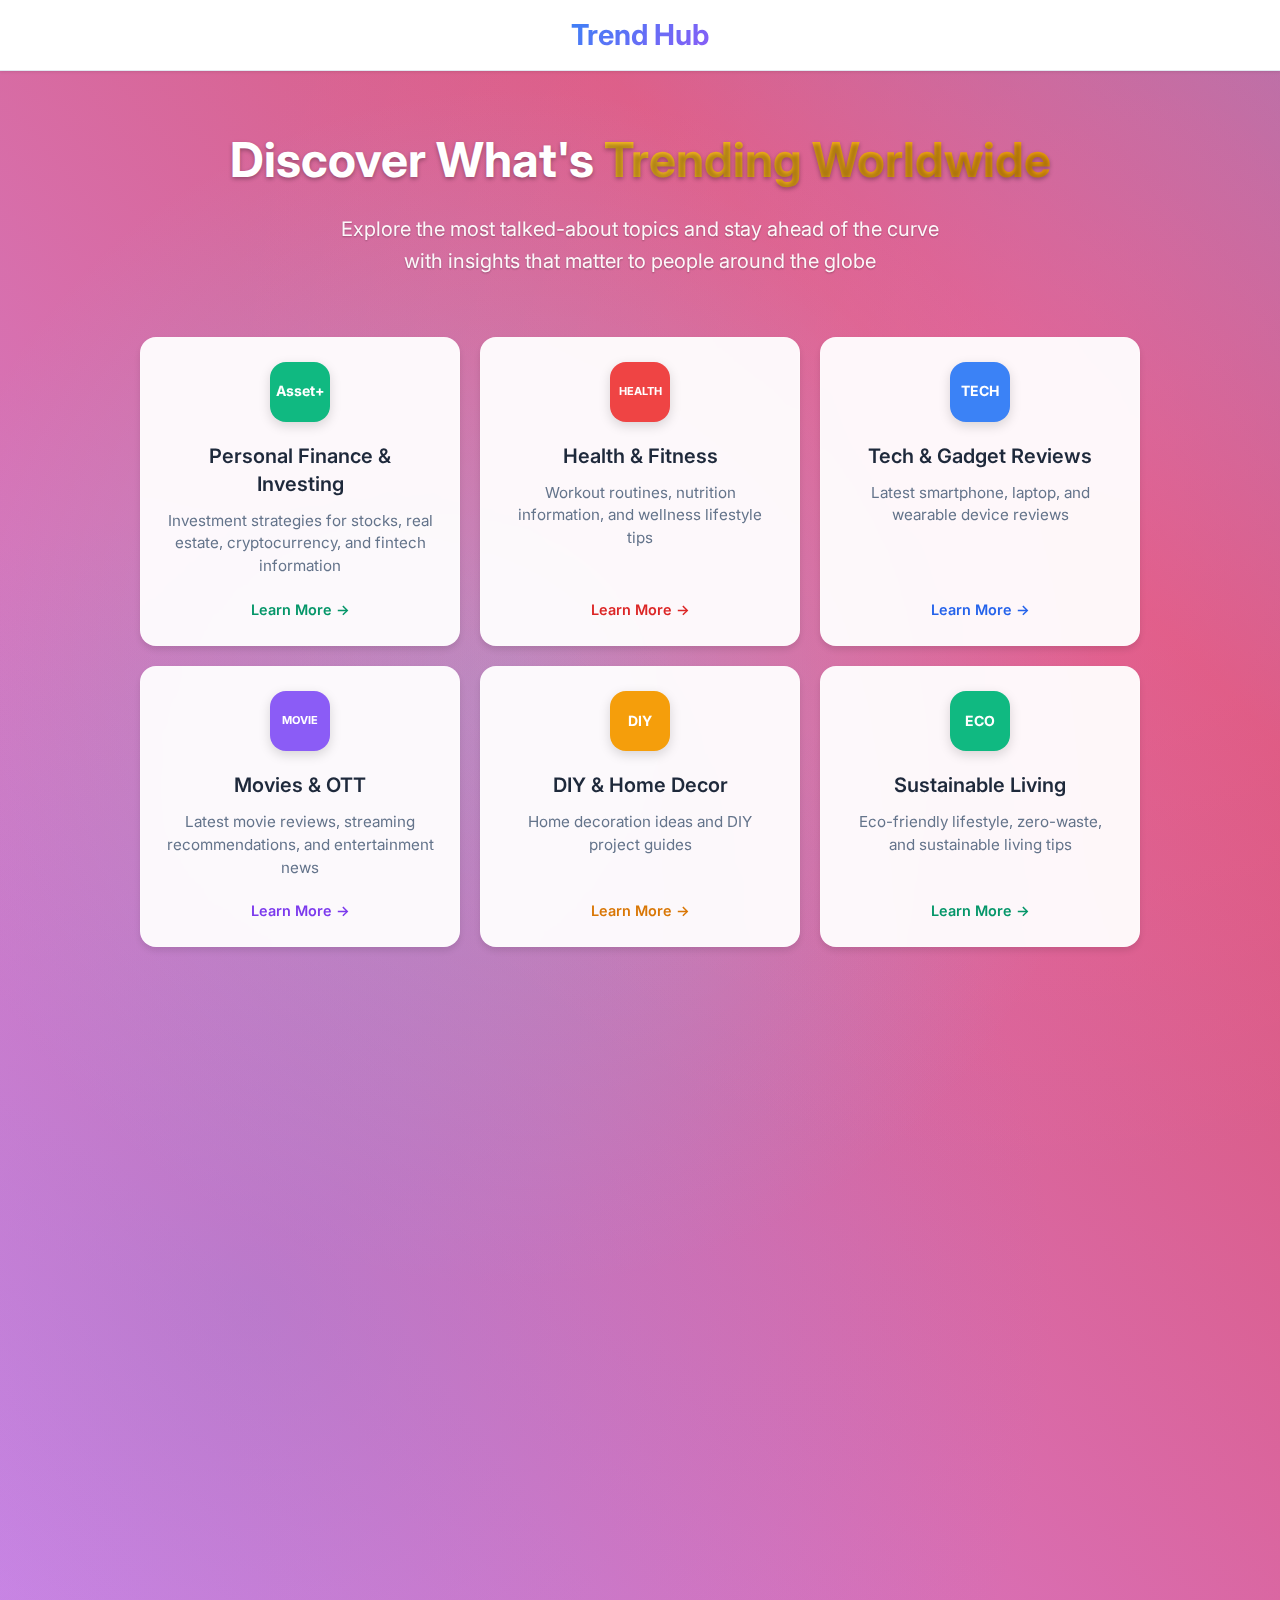
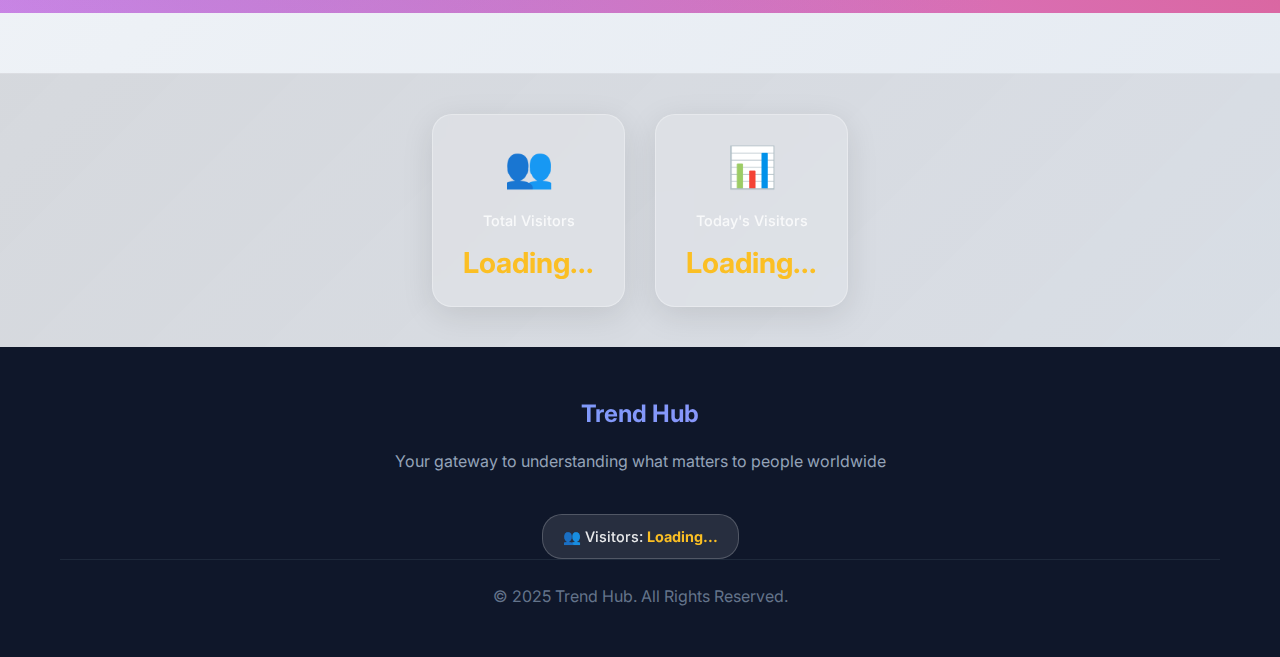
<file: index.html>
<!DOCTYPE html>
<html lang="en">
<head>
    <meta charset="UTF-8">
    <meta name="viewport" content="width=device-width, initial-scale=1.0">
    <title>Trend Hub - Your Gateway to Global Trends</title>
    <meta name="description" content="Discover what matters to people worldwide. Explore trending topics in finance, health, tech, entertainment, and more.">
    
    <!-- Google tag (gtag.js) -->
    <script async src="https://www.googletagmanager.com/gtag/js?id=G-4XL141Z539"></script>
    <script>
        window.dataLayer = window.dataLayer || [];
        function gtag(){dataLayer.push(arguments);}
        gtag('js', new Date());
        gtag('config', 'G-4XL141Z539');
    </script>
    
    <!-- Statcounter (대안) -->
    <!--
    <script type="text/javascript">
        var sc_project=YOUR_PROJECT_ID;
        var sc_invisible=1;
        var sc_security="YOUR_SECURITY_CODE";
    </script>
    <script type="text/javascript" src="https://www.statcounter.com/counter/counter.js" async></script>
    <noscript><div class="statcounter"><a title="web analytics" href="https://statcounter.com/" target="_blank"><img class="statcounter" src="https://c.statcounter.com/YOUR_PROJECT_ID/0/YOUR_SECURITY_CODE/1/" alt="web analytics" referrerPolicy="no-referrer-when-downgrade"></a></div></noscript>
    -->
    
    <link rel="preconnect" href="https://fonts.googleapis.com">
    <link rel="preconnect" href="https://fonts.gstatic.com" crossorigin>
    <link href="https://fonts.googleapis.com/css2?family=Inter:wght@300;400;500;600;700&display=swap" rel="stylesheet">
    <link rel="stylesheet" href="styles.css">
</head>
<body>
    <!-- Header -->
    <header class="sticky-header">
        <div class="container">
            <div class="header-content">
                <div class="logo">
                    <h1>Trend Hub</h1>
                </div>
            </div>
        </div>
    </header>

    <!-- Main Content Section -->
    <section class="main-content-section">
        <div class="container">
            <div class="content-header">
                <h1 class="main-title">Discover What's <span class="highlight">Trending Worldwide</span></h1>
                <p class="main-subtitle">Explore the most talked-about topics and stay ahead of the curve with insights that matter to people around the globe</p>
                

            </div>
            
            <!-- Topics Grid -->
            <div class="topics-section">
                <div class="topics-grid" id="topicsGrid">
                    <!-- Topics will be dynamically rendered here -->
                </div>
            </div>
        </div>
    </section>

    <!-- 방문자 카운터 섹션 -->
    <section class="visitor-counter-section">
        <div class="container">
            <div class="main-visitor-counter">
                <div class="counter-item">
                    <span class="counter-icon">👥</span>
                    <span class="counter-label">Total Visitors</span>
                    <span class="counter-number" id="mainVisitorCount">Loading...</span>
                </div>
                <div class="counter-item">
                    <span class="counter-icon">📊</span>
                    <span class="counter-label">Today's Visitors</span>
                    <span class="counter-number" id="todayVisitorCount">Loading...</span>
                </div>
            </div>
        </div>
    </section>

    <!-- Footer -->
    <footer class="footer">
        <div class="container">
            <div class="footer-content">
                <h3>Trend Hub</h3>
                <p>Your gateway to understanding what matters to people worldwide</p>
                <!-- 방문자 카운터 -->
                <div class="visitor-counter">
                    <span>👥 Visitors: <span id="visitorCount">Loading...</span></span>
                </div>
            </div>
            <div class="footer-bottom">
                <p>&copy; 2025 Trend Hub. All Rights Reserved.</p>
            </div>
        </div>
    </footer>

    <script src="script.js"></script>
    
    <!-- Google Analytics 방문자 카운터 스크립트 -->
    <script>
        // Google Analytics 방문자 카운터 관리
        class GoogleAnalyticsCounter {
            constructor() {
                this.measurementId = 'G-4XL141Z539';
                this.init();
            }
            
            init() {
                this.updateDisplay();
                // 5분마다 데이터 업데이트
                setInterval(() => this.updateDisplay(), 5 * 60 * 1000);
            }
            
            async updateDisplay() {
                try {
                    // Google Analytics 4 데이터 가져오기
                    const data = await this.getAnalyticsData();
                    
                    if (data) {
                        // 메인 카운터 업데이트
                        if (document.getElementById('mainVisitorCount')) {
                            document.getElementById('mainVisitorCount').textContent = data.totalUsers.toLocaleString();
                        }
                        
                        if (document.getElementById('todayVisitorCount')) {
                            document.getElementById('todayVisitorCount').textContent = data.todayUsers.toLocaleString();
                        }
                        
                        // footer 카운터도 업데이트
                        if (document.getElementById('visitorCount')) {
                            document.getElementById('visitorCount').textContent = data.totalUsers.toLocaleString();
                        }
                    }
                } catch (error) {
                    console.log('Analytics data not available yet, using fallback counter');
                    this.useFallbackCounter();
                }
            }
            
            async getAnalyticsData() {
                // Google Analytics 4에서 데이터 가져오기 시도
                if (typeof gtag !== 'undefined') {
                    return new Promise((resolve) => {
                        // Google Analytics 4 이벤트 기반 데이터 수집
                        gtag('event', 'page_view', {
                            'event_callback': () => {
                                // 실제 데이터는 Google Analytics 대시보드에서 확인
                                // 여기서는 기본값 반환
                                resolve({
                                    totalUsers: this.getStoredCount('totalUsers'),
                                    todayUsers: this.getStoredCount('todayUsers')
                                });
                            }
                        });
                    });
                }
                return null;
            }
            
            getStoredCount(key) {
                const stored = localStorage.getItem(`ga_${key}`);
                return stored ? parseInt(stored) : 0;
            }
            
            useFallbackCounter() {
                // Google Analytics 데이터가 없을 때 기본 카운터 사용
                let totalCount = this.getStoredCount('totalUsers') || 0;
                let todayCount = this.getStoredCount('todayUsers') || 0;
                
                // 새로운 방문자면 카운트 증가
                if (!localStorage.getItem('ga_session')) {
                    totalCount++;
                    todayCount++;
                    localStorage.setItem('ga_totalUsers', totalCount.toString());
                    localStorage.setItem('ga_todayUsers', todayCount.toString());
                    localStorage.setItem('ga_session', Date.now().toString());
                    
                    // 날짜 변경 시 오늘 카운트 리셋
                    const today = new Date().toDateString();
                    if (localStorage.getItem('ga_lastDate') !== today) {
                        localStorage.setItem('ga_todayUsers', '1');
                        localStorage.setItem('ga_lastDate', today);
                        todayCount = 1;
                    }
                }
                
                // 화면 업데이트
                if (document.getElementById('mainVisitorCount')) {
                    document.getElementById('mainVisitorCount').textContent = totalCount.toLocaleString();
                }
                
                if (document.getElementById('todayVisitorCount')) {
                    document.getElementById('todayVisitorCount').textContent = todayCount.toLocaleString();
                }
                
                if (document.getElementById('visitorCount')) {
                    document.getElementById('visitorCount').textContent = totalCount.toLocaleString();
                }
            }
            
            // 카운터 리셋 함수
            resetCounters() {
                localStorage.removeItem('ga_totalUsers');
                localStorage.removeItem('ga_todayUsers');
                localStorage.removeItem('ga_session');
                localStorage.removeItem('ga_lastDate');
                this.updateDisplay();
            }
        }
        
        // 페이지 로드 시 Google Analytics 카운터 초기화
        document.addEventListener('DOMContentLoaded', () => {
            window.gaCounter = new GoogleAnalyticsCounter();
            console.log('Google Analytics Counter initialized. Use gaCounter.resetCounters() to reset.');
        });
    </script>
</body>
</html>
</file>
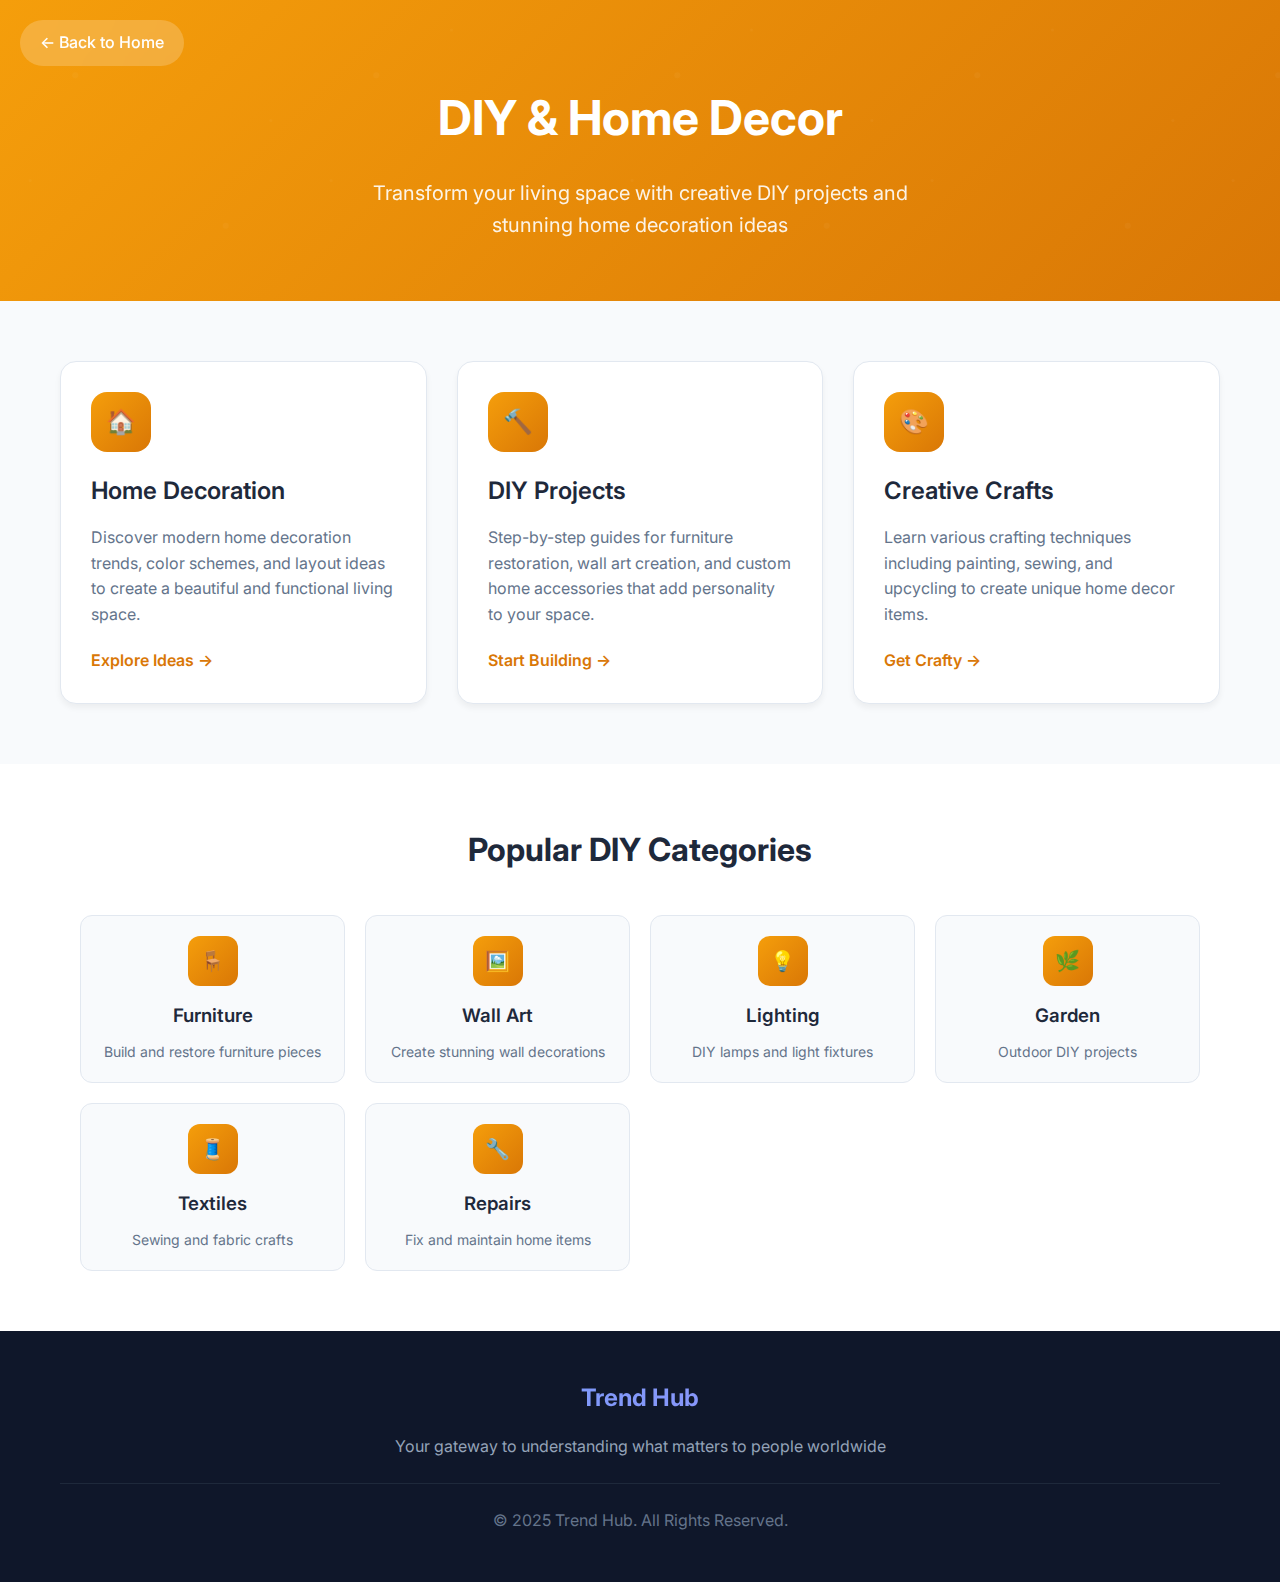
<file: pages/diy.html>
<!DOCTYPE html>
<html lang="en">
<head>
    <meta charset="UTF-8">
    <meta name="viewport" content="width=device-width, initial-scale=1.0">
    <title>DIY & Home Decor - Trend Hub</title>
    <meta name="description" content="Discover creative DIY projects and home decoration ideas to transform your living space">
    <link rel="preconnect" href="https://fonts.googleapis.com">
    <link rel="preconnect" href="https://fonts.gstatic.com" crossorigin>
    <link href="https://fonts.googleapis.com/css2?family=Inter:wght@300;400;500;600;700&display=swap" rel="stylesheet">
    <link rel="stylesheet" href="../styles.css">
    <style>
        .page-header {
            background: linear-gradient(135deg, #f59e0b 0%, #d97706 100%);
            color: white;
            padding: 80px 0 60px 0;
            text-align: center;
            position: relative;
            overflow: hidden;
        }
        
        .page-header::before {
            content: '';
            position: absolute;
            top: 0;
            left: 0;
            right: 0;
            bottom: 0;
            background: url('data:image/svg+xml,<svg xmlns="http://www.w3.org/2000/svg" viewBox="0 0 100 100"><defs><pattern id="grain" width="100" height="100" patternUnits="userSpaceOnUse"><circle cx="25" cy="25" r="1" fill="white" opacity="0.1"/><circle cx="75" cy="75" r="1" fill="white" opacity="0.1"/><circle cx="50" cy="10" r="0.5" fill="white" opacity="0.1"/><circle cx="10" cy="60" r="0.5" fill="white" opacity="0.1"/><circle cx="90" cy="40" r="0.5" fill="white" opacity="0.1"/></pattern></defs><rect width="100" height="100" fill="url(%23grain)"/></svg>');
            opacity: 0.3;
        }
        
        .page-title {
            font-size: 3rem;
            font-weight: 700;
            margin-bottom: 20px;
            position: relative;
            z-index: 2;
        }
        
        .page-subtitle {
            font-size: 1.25rem;
            opacity: 0.9;
            max-width: 600px;
            margin: 0 auto;
            position: relative;
            z-index: 2;
        }
        
        .back-button {
            position: absolute;
            top: 20px;
            left: 20px;
            background: rgba(255, 255, 255, 0.2);
            color: white;
            border: none;
            padding: 10px 20px;
            border-radius: 25px;
            cursor: pointer;
            text-decoration: none;
            font-weight: 500;
            transition: all 0.3s ease;
            backdrop-filter: blur(10px);
        }
        
        .back-button:hover {
            background: rgba(255, 255, 255, 0.3);
            transform: translateY(-2px);
        }
        
        .content-section {
            padding: 60px 0;
            background: #f8fafc;
        }
        
        .content-grid {
            display: grid;
            grid-template-columns: repeat(auto-fit, minmax(300px, 1fr));
            gap: 30px;
            max-width: 1200px;
            margin: 0 auto;
            padding: 0 20px;
        }
        
        .content-card {
            background: white;
            border-radius: 16px;
            padding: 30px;
            box-shadow: 0 4px 6px rgba(0, 0, 0, 0.05);
            transition: all 0.3s ease;
            border: 1px solid #e2e8f0;
        }
        
        .content-card:hover {
            transform: translateY(-5px);
            box-shadow: 0 12px 24px rgba(0, 0, 0, 0.1);
        }
        
        .card-icon {
            width: 60px;
            height: 60px;
            background: linear-gradient(135deg, #f59e0b 0%, #d97706 100%);
            border-radius: 16px;
            display: flex;
            align-items: center;
            justify-content: center;
            color: white;
            font-size: 1.5rem;
            font-weight: 700;
            margin-bottom: 20px;
        }
        
        .card-title {
            font-size: 1.5rem;
            font-weight: 600;
            color: #1e293b;
            margin-bottom: 15px;
        }
        
        .card-description {
            color: #64748b;
            line-height: 1.6;
            margin-bottom: 20px;
        }
        
        .card-link {
            color: #d97706;
            text-decoration: none;
            font-weight: 600;
            display: inline-flex;
            align-items: center;
            gap: 8px;
            transition: color 0.3s ease;
        }
        
        .card-link:hover {
            color: #b45309;
        }
        
        .inspiration-section {
            background: white;
            padding: 60px 0;
        }
        
        .inspiration-grid {
            display: grid;
            grid-template-columns: repeat(auto-fit, minmax(250px, 1fr));
            gap: 20px;
            max-width: 1200px;
            margin: 0 auto;
            padding: 0 20px;
        }
        
        .inspiration-item {
            background: #f8fafc;
            border-radius: 12px;
            padding: 20px;
            text-align: center;
            border: 1px solid #e2e8f0;
            transition: all 0.3s ease;
        }
        
        .inspiration-item:hover {
            background: white;
            transform: translateY(-3px);
            box-shadow: 0 8px 16px rgba(0, 0, 0, 0.1);
        }
        
        .inspiration-icon {
            width: 50px;
            height: 50px;
            background: linear-gradient(135deg, #f59e0b 0%, #d97706 100%);
            border-radius: 12px;
            display: flex;
            align-items: center;
            justify-content: center;
            color: white;
            font-size: 1.25rem;
            margin: 0 auto 15px;
        }
        
        .inspiration-title {
            font-weight: 600;
            color: #1e293b;
            margin-bottom: 10px;
        }
        
        .inspiration-description {
            color: #64748b;
            font-size: 0.875rem;
            line-height: 1.5;
        }
        
        @media (max-width: 768px) {
            .page-title {
                font-size: 2rem;
            }
            
            .page-subtitle {
                font-size: 1rem;
            }
            
            .content-grid {
                grid-template-columns: 1fr;
                gap: 20px;
                padding: 0 16px;
            }
            
            .inspiration-grid {
                grid-template-columns: repeat(auto-fit, minmax(200px, 1fr));
                gap: 15px;
                padding: 0 16px;
            }
            
            .back-button {
                top: 15px;
                left: 15px;
                padding: 8px 16px;
                font-size: 0.875rem;
            }
        }
    </style>
</head>
<body>
    <!-- Page Header -->
    <header class="page-header">
        <a href="../index.html" class="back-button">← Back to Home</a>
        <h1 class="page-title">DIY & Home Decor</h1>
        <p class="page-subtitle">Transform your living space with creative DIY projects and stunning home decoration ideas</p>
    </header>

    <!-- Main Content -->
    <section class="content-section">
        <div class="content-grid">
            <div class="content-card">
                <div class="card-icon">🏠</div>
                <h2 class="card-title">Home Decoration</h2>
                <p class="card-description">Discover modern home decoration trends, color schemes, and layout ideas to create a beautiful and functional living space.</p>
                <a href="https://www.houzz.com/" class="card-link" target="_blank">Explore Ideas →</a>
            </div>
            
            <div class="content-card">
                <div class="card-icon">🔨</div>
                <h2 class="card-title">DIY Projects</h2>
                <p class="card-description">Step-by-step guides for furniture restoration, wall art creation, and custom home accessories that add personality to your space.</p>
                <a href="https://www.instructables.com/" class="card-link" target="_blank">Start Building →</a>
            </div>
            
            <div class="content-card">
                <div class="card-icon">🎨</div>
                <h2 class="card-title">Creative Crafts</h2>
                <p class="card-description">Learn various crafting techniques including painting, sewing, and upcycling to create unique home decor items.</p>
                <a href="https://www.craftsy.com/" class="card-link" target="_blank">Get Crafty →</a>
            </div>
        </div>
    </section>

    <!-- Inspiration Section -->
    <section class="inspiration-section">
        <div class="container">
            <h2 style="text-align: center; font-size: 2rem; margin-bottom: 40px; color: #1e293b;">Popular DIY Categories</h2>
            <div class="inspiration-grid">
                <div class="inspiration-item">
                    <div class="inspiration-icon">🪑</div>
                    <h3 class="inspiration-title">Furniture</h3>
                    <p class="inspiration-description">Build and restore furniture pieces</p>
                </div>
                
                <div class="inspiration-item">
                    <div class="inspiration-icon">🖼️</div>
                    <h3 class="inspiration-title">Wall Art</h3>
                    <p class="inspiration-description">Create stunning wall decorations</p>
                </div>
                
                <div class="inspiration-item">
                    <div class="inspiration-icon">💡</div>
                    <h3 class="inspiration-title">Lighting</h3>
                    <p class="inspiration-description">DIY lamps and light fixtures</p>
                </div>
                
                <div class="inspiration-item">
                    <div class="inspiration-icon">🌿</div>
                    <h3 class="inspiration-title">Garden</h3>
                    <p class="inspiration-description">Outdoor DIY projects</p>
                </div>
                
                <div class="inspiration-item">
                    <div class="inspiration-icon">🧵</div>
                    <h3 class="inspiration-title">Textiles</h3>
                    <p class="inspiration-description">Sewing and fabric crafts</p>
                </div>
                
                <div class="inspiration-item">
                    <div class="inspiration-icon">🔧</div>
                    <h3 class="inspiration-title">Repairs</h3>
                    <p class="inspiration-description">Fix and maintain home items</p>
                </div>
            </div>
        </div>
    </section>

    <!-- Footer -->
    <footer class="footer">
        <div class="container">
            <div class="footer-content">
                <h3>Trend Hub</h3>
                <p>Your gateway to understanding what matters to people worldwide</p>
            </div>
            <div class="footer-bottom">
                <p>&copy; 2025 Trend Hub. All Rights Reserved.</p>
            </div>
        </div>
    </footer>
</body>
</html>
</file>
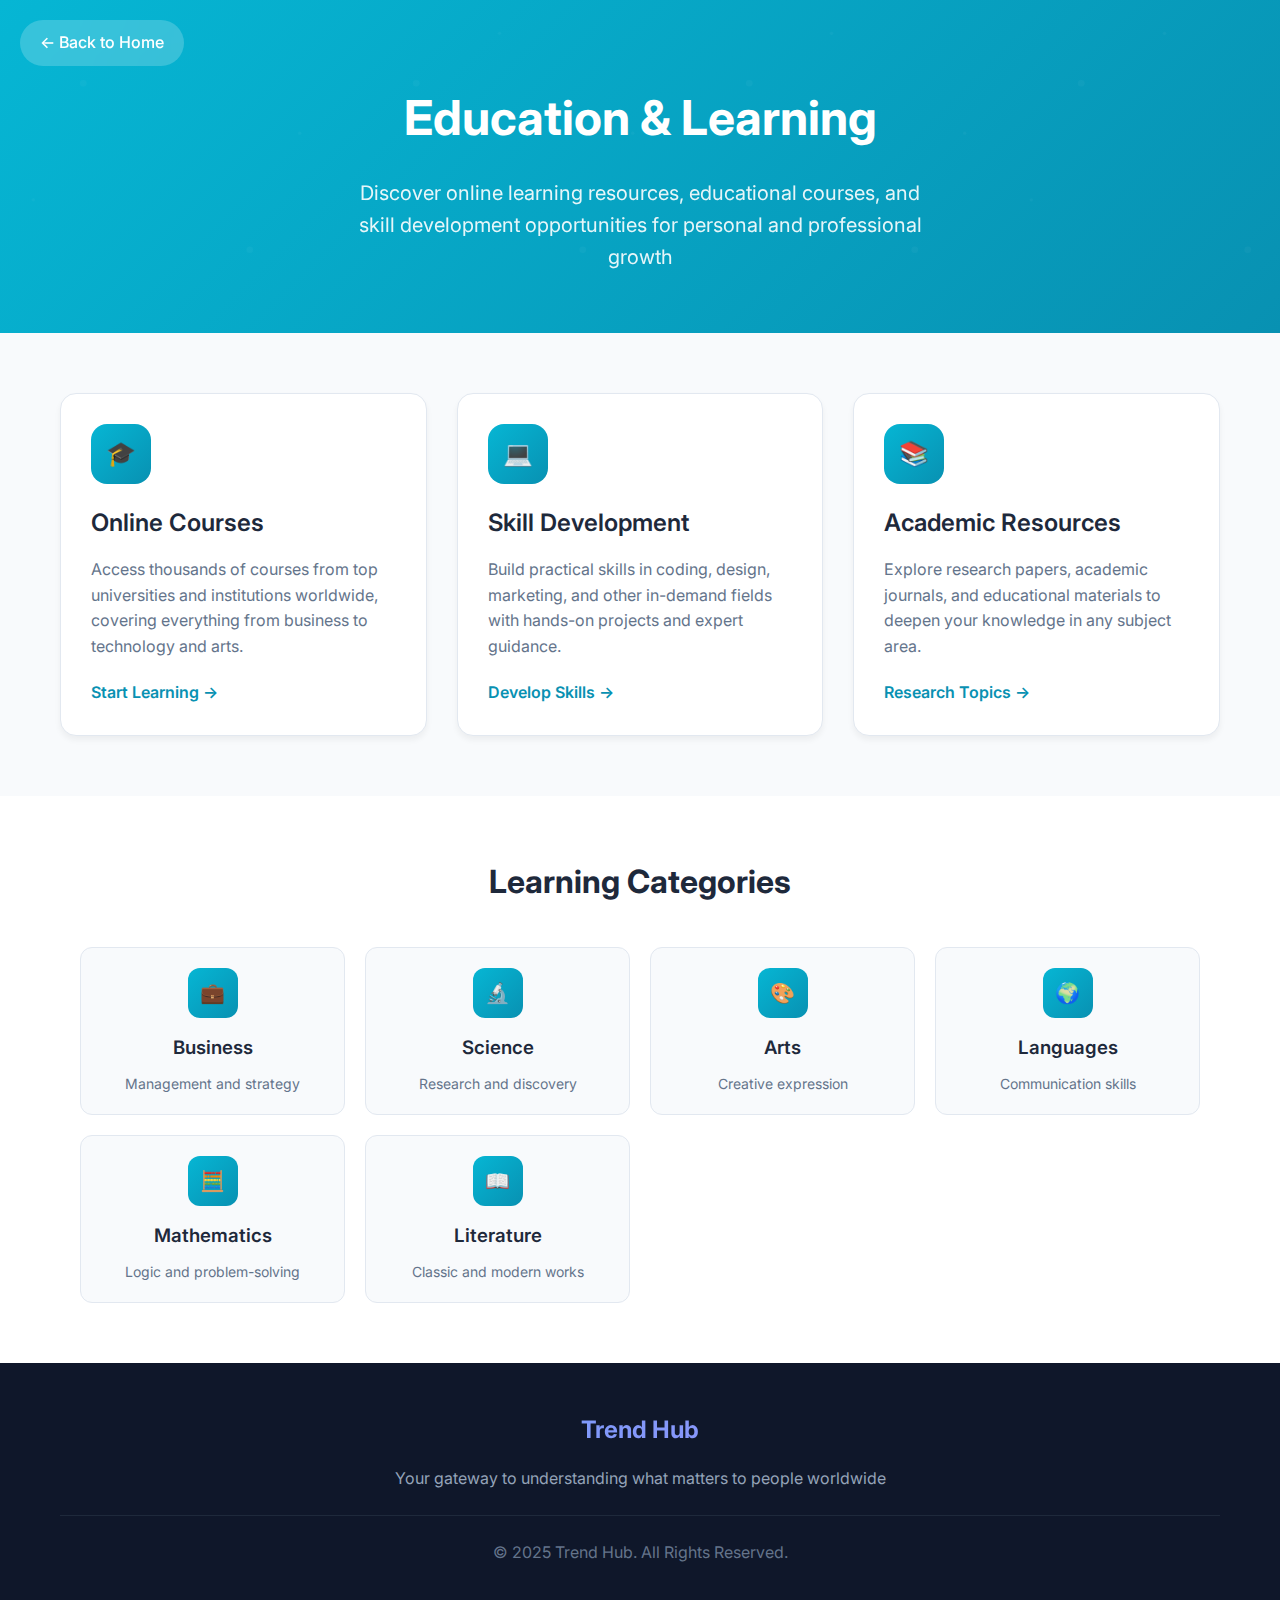
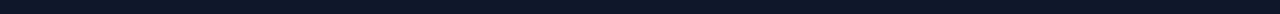
<file: pages/education.html>
<!DOCTYPE html>
<html lang="en">
<head>
    <meta charset="UTF-8">
    <meta name="viewport" content="width=device-width, initial-scale=1.0">
    <title>Education & Learning - Trend Hub</title>
    <meta name="description" content="Discover online learning resources, educational courses, and skill development opportunities for personal and professional growth">
    <link rel="preconnect" href="https://fonts.googleapis.com">
    <link rel="preconnect" href="https://fonts.gstatic.com" crossorigin>
    <link href="https://fonts.googleapis.com/css2?family=Inter:wght@300;400;500;600;700&display=swap" rel="stylesheet">
    <link rel="stylesheet" href="../styles.css">
    <style>
        .page-header {
            background: linear-gradient(135deg, #06b6d4 0%, #0891b2 100%);
            color: white;
            padding: 80px 0 60px 0;
            text-align: center;
            position: relative;
            overflow: hidden;
        }
        
        .page-header::before {
            content: '';
            position: absolute;
            top: 0;
            left: 0;
            right: 0;
            bottom: 0;
            background: url('data:image/svg+xml,<svg xmlns="http://www.w3.org/2000/svg" viewBox="0 0 100 100"><defs><pattern id="grain" width="100" height="100" patternUnits="userSpaceOnUse"><circle cx="25" cy="25" r="1" fill="white" opacity="0.1"/><circle cx="75" cy="75" r="1" fill="white" opacity="0.1"/><circle cx="50" cy="10" r="0.5" fill="white" opacity="0.1"/><circle cx="10" cy="60" r="0.5" fill="white" opacity="0.1"/><circle cx="90" cy="40" r="0.5" fill="white" opacity="0.1"/></pattern></defs><rect width="100" height="100" fill="url(%23grain)"/></svg>');
            opacity: 0.3;
        }
        
        .page-title {
            font-size: 3rem;
            font-weight: 700;
            margin-bottom: 20px;
            position: relative;
            z-index: 2;
        }
        
        .page-subtitle {
            font-size: 1.25rem;
            opacity: 0.9;
            max-width: 600px;
            margin: 0 auto;
            position: relative;
            z-index: 2;
        }
        
        .back-button {
            position: absolute;
            top: 20px;
            left: 20px;
            background: rgba(255, 255, 255, 0.2);
            color: white;
            border: none;
            padding: 10px 20px;
            border-radius: 25px;
            cursor: pointer;
            text-decoration: none;
            font-weight: 500;
            transition: all 0.3s ease;
            backdrop-filter: blur(10px);
        }
        
        .back-button:hover {
            background: rgba(255, 255, 255, 0.3);
            transform: translateY(-2px);
        }
        
        .content-section {
            padding: 60px 0;
            background: #f8fafc;
        }
        
        .content-grid {
            display: grid;
            grid-template-columns: repeat(auto-fit, minmax(300px, 1fr));
            gap: 30px;
            max-width: 1200px;
            margin: 0 auto;
            padding: 0 20px;
        }
        
        .content-card {
            background: white;
            border-radius: 16px;
            padding: 30px;
            box-shadow: 0 4px 6px rgba(0, 0, 0, 0.05);
            transition: all 0.3s ease;
            border: 1px solid #e2e8f0;
        }
        
        .content-card:hover {
            transform: translateY(-5px);
            box-shadow: 0 12px 24px rgba(0, 0, 0, 0.1);
        }
        
        .card-icon {
            width: 60px;
            height: 60px;
            background: linear-gradient(135deg, #06b6d4 0%, #0891b2 100%);
            border-radius: 16px;
            display: flex;
            align-items: center;
            justify-content: center;
            color: white;
            font-size: 1.5rem;
            font-weight: 700;
            margin-bottom: 20px;
        }
        
        .card-title {
            font-size: 1.5rem;
            font-weight: 600;
            color: #1e293b;
            margin-bottom: 15px;
        }
        
        .card-description {
            color: #64748b;
            line-height: 1.6;
            margin-bottom: 20px;
        }
        
        .card-link {
            color: #0891b2;
            text-decoration: none;
            font-weight: 600;
            display: inline-flex;
            align-items: center;
            gap: 8px;
            transition: color 0.3s ease;
        }
        
        .card-link:hover {
            color: #0e7490;
        }
        
        .inspiration-section {
            background: white;
            padding: 60px 0;
        }
        
        .inspiration-grid {
            display: grid;
            grid-template-columns: repeat(auto-fit, minmax(250px, 1fr));
            gap: 20px;
            max-width: 1200px;
            margin: 0 auto;
            padding: 0 20px;
        }
        
        .inspiration-item {
            background: #f8fafc;
            border-radius: 12px;
            padding: 20px;
            text-align: center;
            border: 1px solid #e2e8f0;
            transition: all 0.3s ease;
        }
        
        .inspiration-item:hover {
            background: white;
            transform: translateY(-3px);
            box-shadow: 0 8px 16px rgba(0, 0, 0, 0.1);
        }
        
        .inspiration-icon {
            width: 50px;
            height: 50px;
            background: linear-gradient(135deg, #06b6d4 0%, #0891b2 100%);
            border-radius: 12px;
            display: flex;
            align-items: center;
            justify-content: center;
            color: white;
            font-size: 1.25rem;
            margin: 0 auto 15px;
        }
        
        .inspiration-title {
            font-weight: 600;
            color: #1e293b;
            margin-bottom: 10px;
        }
        
        .inspiration-description {
            color: #64748b;
            font-size: 0.875rem;
            line-height: 1.5;
        }
        
        @media (max-width: 768px) {
            .page-title {
                font-size: 2rem;
            }
            
            .page-subtitle {
                font-size: 1rem;
            }
            
            .content-grid {
                grid-template-columns: 1fr;
                gap: 20px;
                padding: 0 16px;
            }
            
            .inspiration-grid {
                grid-template-columns: repeat(auto-fit, minmax(200px, 1fr));
                gap: 15px;
                padding: 0 16px;
            }
            
            .back-button {
                top: 15px;
                left: 15px;
                padding: 8px 16px;
                font-size: 0.875rem;
            }
        }
    </style>
</head>
<body>
    <!-- Page Header -->
    <header class="page-header">
        <a href="../index.html" class="back-button">← Back to Home</a>
        <h1 class="page-title">Education & Learning</h1>
        <p class="page-subtitle">Discover online learning resources, educational courses, and skill development opportunities for personal and professional growth</p>
    </header>

    <!-- Main Content -->
    <section class="content-section">
        <div class="content-grid">
            <div class="content-card">
                <div class="card-icon">🎓</div>
                <h2 class="card-title">Online Courses</h2>
                <p class="card-description">Access thousands of courses from top universities and institutions worldwide, covering everything from business to technology and arts.</p>
                <a href="https://www.coursera.org/" class="card-link" target="_blank">Start Learning →</a>
            </div>
            
            <div class="content-card">
                <div class="card-icon">💻</div>
                <h2 class="card-title">Skill Development</h2>
                <p class="card-description">Build practical skills in coding, design, marketing, and other in-demand fields with hands-on projects and expert guidance.</p>
                <a href="https://www.udemy.com/" class="card-link" target="_blank">Develop Skills →</a>
            </div>
            
            <div class="content-card">
                <div class="card-icon">📚</div>
                <h2 class="card-title">Academic Resources</h2>
                <p class="card-description">Explore research papers, academic journals, and educational materials to deepen your knowledge in any subject area.</p>
                <a href="https://scholar.google.com/" class="card-link" target="_blank">Research Topics →</a>
            </div>
        </div>
    </section>

    <!-- Inspiration Section -->
    <section class="inspiration-section">
        <div class="container">
            <h2 style="text-align: center; font-size: 2rem; margin-bottom: 40px; color: #1e293b;">Learning Categories</h2>
            <div class="inspiration-grid">
                <div class="inspiration-item">
                    <div class="inspiration-icon">💼</div>
                    <h3 class="inspiration-title">Business</h3>
                    <p class="inspiration-description">Management and strategy</p>
                </div>
                
                <div class="inspiration-item">
                    <div class="inspiration-icon">🔬</div>
                    <h3 class="inspiration-title">Science</h3>
                    <p class="inspiration-description">Research and discovery</p>
                </div>
                
                <div class="inspiration-item">
                    <div class="inspiration-icon">🎨</div>
                    <h3 class="inspiration-title">Arts</h3>
                    <p class="inspiration-description">Creative expression</p>
                </div>
                
                <div class="inspiration-item">
                    <div class="inspiration-icon">🌍</div>
                    <h3 class="inspiration-title">Languages</h3>
                    <p class="inspiration-description">Communication skills</p>
                </div>
                
                <div class="inspiration-item">
                    <div class="inspiration-icon">🧮</div>
                    <h3 class="inspiration-title">Mathematics</h3>
                    <p class="inspiration-description">Logic and problem-solving</p>
                </div>
                
                <div class="inspiration-item">
                    <div class="inspiration-icon">📖</div>
                    <h3 class="inspiration-title">Literature</h3>
                    <p class="inspiration-description">Classic and modern works</p>
                </div>
            </div>
        </div>
    </section>

    <!-- Footer -->
    <footer class="footer">
        <div class="container">
            <div class="footer-content">
                <h3>Trend Hub</h3>
                <p>Your gateway to understanding what matters to people worldwide</p>
            </div>
            <div class="footer-bottom">
                <p>&copy; 2025 Trend Hub. All Rights Reserved.</p>
            </div>
        </div>
    </footer>
</body>
</html>
</file>
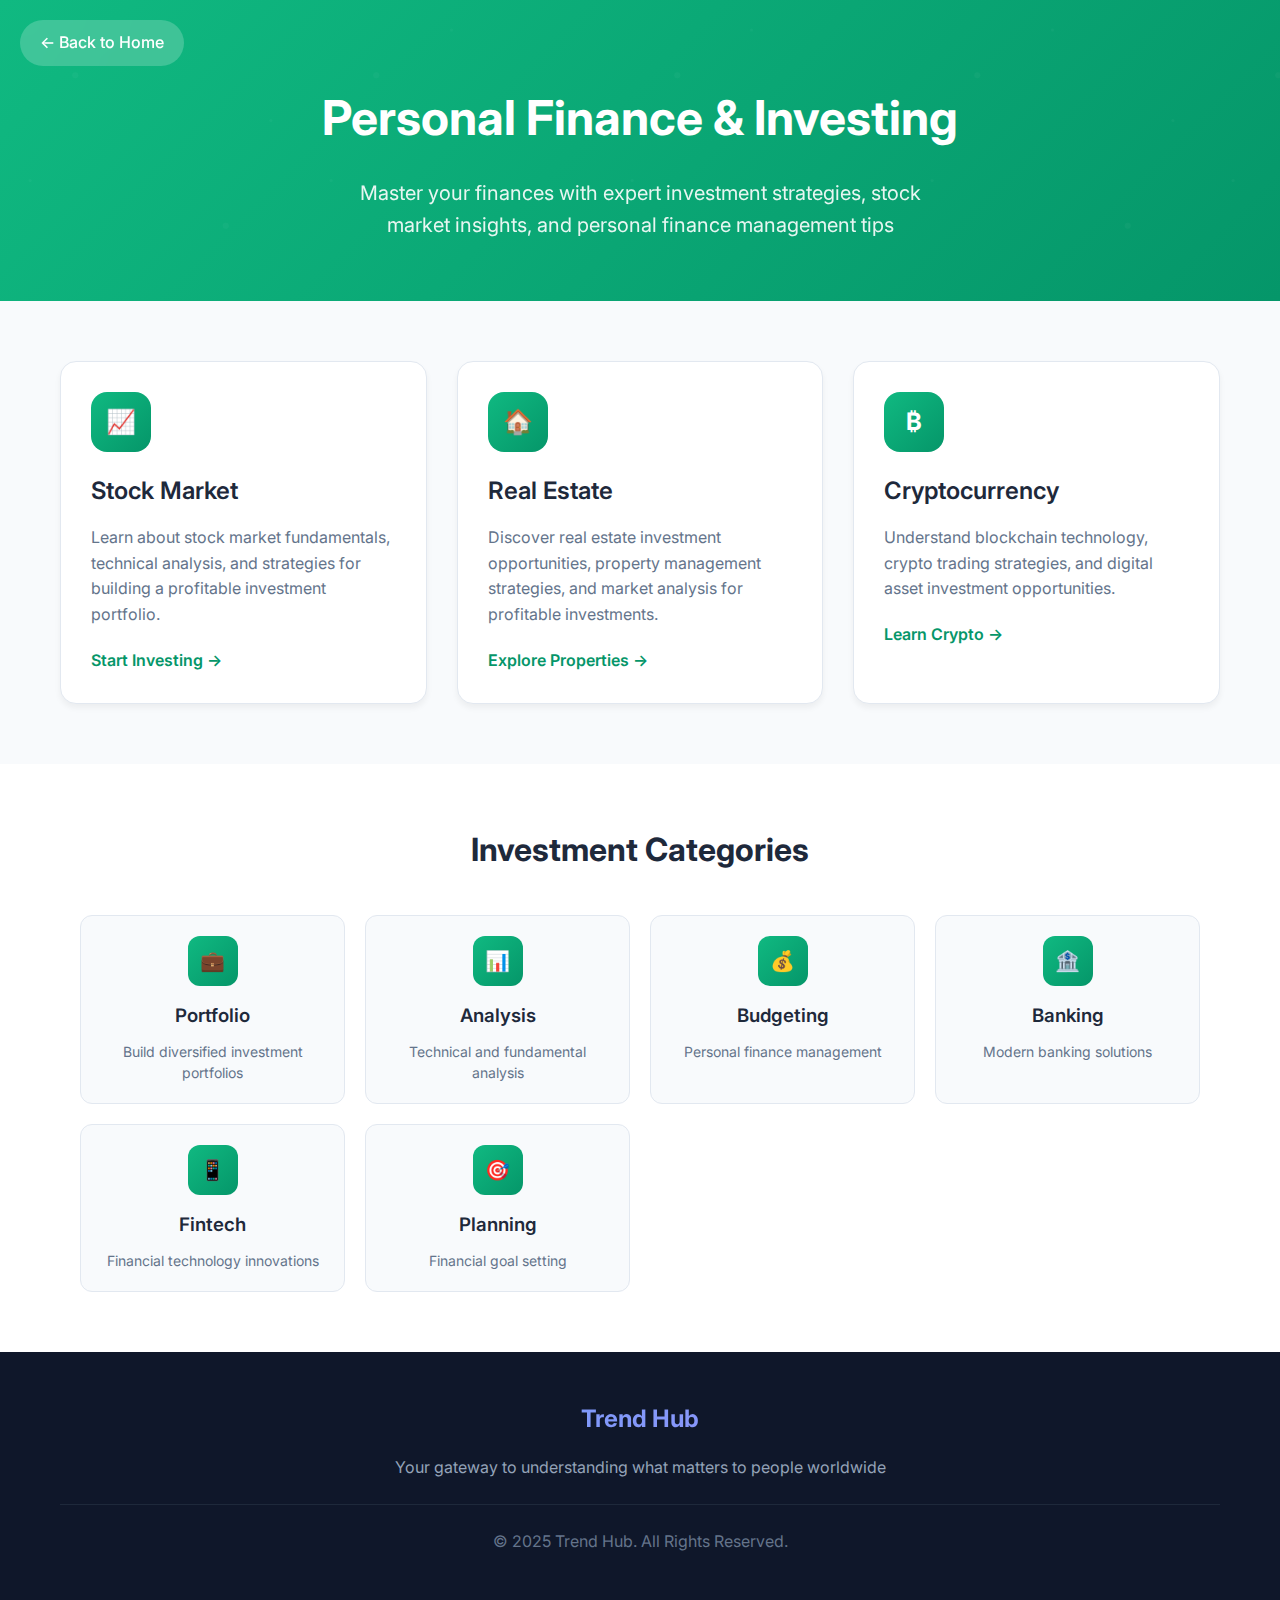
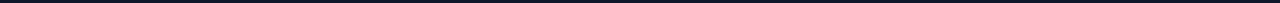
<file: pages/finance.html>
<!DOCTYPE html>
<html lang="en">
<head>
    <meta charset="UTF-8">
    <meta name="viewport" content="width=device-width, initial-scale=1.0">
    <title>Personal Finance & Investing - Trend Hub</title>
    <meta name="description" content="Master your finances with expert investment strategies, stock market insights, and personal finance management tips">
    <link rel="preconnect" href="https://fonts.googleapis.com">
    <link rel="preconnect" href="https://fonts.gstatic.com" crossorigin>
    <link href="https://fonts.googleapis.com/css2?family=Inter:wght@300;400;500;600;700&display=swap" rel="stylesheet">
    <link rel="stylesheet" href="../styles.css">
    <style>
        .page-header {
            background: linear-gradient(135deg, #10b981 0%, #059669 100%);
            color: white;
            padding: 80px 0 60px 0;
            text-align: center;
            position: relative;
            overflow: hidden;
        }
        
        .page-header::before {
            content: '';
            position: absolute;
            top: 0;
            left: 0;
            right: 0;
            bottom: 0;
            background: url('data:image/svg+xml,<svg xmlns="http://www.w3.org/2000/svg" viewBox="0 0 100 100"><defs><pattern id="grain" width="100" height="100" patternUnits="userSpaceOnUse"><circle cx="25" cy="25" r="1" fill="white" opacity="0.1"/><circle cx="75" cy="75" r="1" fill="white" opacity="0.1"/><circle cx="50" cy="10" r="0.5" fill="white" opacity="0.1"/><circle cx="10" cy="60" r="0.5" fill="white" opacity="0.1"/><circle cx="90" cy="40" r="0.5" fill="white" opacity="0.1"/></pattern></defs><rect width="100" height="100" fill="url(%23grain)"/></svg>');
            opacity: 0.3;
        }
        
        .page-title {
            font-size: 3rem;
            font-weight: 700;
            margin-bottom: 20px;
            position: relative;
            z-index: 2;
        }
        
        .page-subtitle {
            font-size: 1.25rem;
            opacity: 0.9;
            max-width: 600px;
            margin: 0 auto;
            position: relative;
            z-index: 2;
        }
        
        .back-button {
            position: absolute;
            top: 20px;
            left: 20px;
            background: rgba(255, 255, 255, 0.2);
            color: white;
            border: none;
            padding: 10px 20px;
            border-radius: 25px;
            cursor: pointer;
            text-decoration: none;
            font-weight: 500;
            transition: all 0.3s ease;
            backdrop-filter: blur(10px);
        }
        
        .back-button:hover {
            background: rgba(255, 255, 255, 0.3);
            transform: translateY(-2px);
        }
        
        .content-section {
            padding: 60px 0;
            background: #f8fafc;
        }
        
        .content-grid {
            display: grid;
            grid-template-columns: repeat(auto-fit, minmax(300px, 1fr));
            gap: 30px;
            max-width: 1200px;
            margin: 0 auto;
            padding: 0 20px;
        }
        
        .content-card {
            background: white;
            border-radius: 16px;
            padding: 30px;
            box-shadow: 0 4px 6px rgba(0, 0, 0, 0.05);
            transition: all 0.3s ease;
            border: 1px solid #e2e8f0;
        }
        
        .content-card:hover {
            transform: translateY(-5px);
            box-shadow: 0 12px 24px rgba(0, 0, 0, 0.1);
        }
        
        .card-icon {
            width: 60px;
            height: 60px;
            background: linear-gradient(135deg, #10b981 0%, #059669 100%);
            border-radius: 16px;
            display: flex;
            align-items: center;
            justify-content: center;
            color: white;
            font-size: 1.5rem;
            font-weight: 700;
            margin-bottom: 20px;
        }
        
        .card-title {
            font-size: 1.5rem;
            font-weight: 600;
            color: #1e293b;
            margin-bottom: 15px;
        }
        
        .card-description {
            color: #64748b;
            line-height: 1.6;
            margin-bottom: 20px;
        }
        
        .card-link {
            color: #059669;
            text-decoration: none;
            font-weight: 600;
            display: inline-flex;
            align-items: center;
            gap: 8px;
            transition: color 0.3s ease;
        }
        
        .card-link:hover {
            color: #047857;
        }
        
        .inspiration-section {
            background: white;
            padding: 60px 0;
        }
        
        .inspiration-grid {
            display: grid;
            grid-template-columns: repeat(auto-fit, minmax(250px, 1fr));
            gap: 20px;
            max-width: 1200px;
            margin: 0 auto;
            padding: 0 20px;
        }
        
        .inspiration-item {
            background: #f8fafc;
            border-radius: 12px;
            padding: 20px;
            text-align: center;
            border: 1px solid #e2e8f0;
            transition: all 0.3s ease;
        }
        
        .inspiration-item:hover {
            background: white;
            transform: translateY(-3px);
            box-shadow: 0 8px 16px rgba(0, 0, 0, 0.1);
        }
        
        .inspiration-icon {
            width: 50px;
            height: 50px;
            background: linear-gradient(135deg, #10b981 0%, #059669 100%);
            border-radius: 12px;
            display: flex;
            align-items: center;
            justify-content: center;
            color: white;
            font-size: 1.25rem;
            margin: 0 auto 15px;
        }
        
        .inspiration-title {
            font-weight: 600;
            color: #1e293b;
            margin-bottom: 10px;
        }
        
        .inspiration-description {
            color: #64748b;
            font-size: 0.875rem;
            line-height: 1.5;
        }
        
        @media (max-width: 768px) {
            .page-title {
                font-size: 2rem;
            }
            
            .page-subtitle {
                font-size: 1rem;
            }
            
            .content-grid {
                grid-template-columns: 1fr;
                gap: 20px;
                padding: 0 16px;
            }
            
            .inspiration-grid {
                grid-template-columns: repeat(auto-fit, minmax(200px, 1fr));
                gap: 15px;
                padding: 0 16px;
            }
            
            .back-button {
                top: 15px;
                left: 15px;
                padding: 8px 16px;
                font-size: 0.875rem;
            }
        }
    </style>
</head>
<body>
    <!-- Page Header -->
    <header class="page-header">
        <a href="../index.html" class="back-button">← Back to Home</a>
        <h1 class="page-title">Personal Finance & Investing</h1>
        <p class="page-subtitle">Master your finances with expert investment strategies, stock market insights, and personal finance management tips</p>
    </header>

    <!-- Main Content -->
    <section class="content-section">
        <div class="content-grid">
            <div class="content-card">
                <div class="card-icon">📈</div>
                <h2 class="card-title">Stock Market</h2>
                <p class="card-description">Learn about stock market fundamentals, technical analysis, and strategies for building a profitable investment portfolio.</p>
                <a href="https://www.investopedia.com/" class="card-link" target="_blank">Start Investing →</a>
            </div>
            
            <div class="content-card">
                <div class="card-icon">🏠</div>
                <h2 class="card-title">Real Estate</h2>
                <p class="card-description">Discover real estate investment opportunities, property management strategies, and market analysis for profitable investments.</p>
                <a href="https://www.zillow.com/" class="card-link" target="_blank">Explore Properties →</a>
            </div>
            
            <div class="content-card">
                <div class="card-icon">₿</div>
                <h2 class="card-title">Cryptocurrency</h2>
                <p class="card-description">Understand blockchain technology, crypto trading strategies, and digital asset investment opportunities.</p>
                <a href="https://coinmarketcap.com/" class="card-link" target="_blank">Learn Crypto →</a>
            </div>
        </div>
    </section>

    <!-- Inspiration Section -->
    <section class="inspiration-section">
        <div class="container">
            <h2 style="text-align: center; font-size: 2rem; margin-bottom: 40px; color: #1e293b;">Investment Categories</h2>
            <div class="inspiration-grid">
                <div class="inspiration-item">
                    <div class="inspiration-icon">💼</div>
                    <h3 class="inspiration-title">Portfolio</h3>
                    <p class="inspiration-description">Build diversified investment portfolios</p>
                </div>
                
                <div class="inspiration-item">
                    <div class="inspiration-icon">📊</div>
                    <h3 class="inspiration-title">Analysis</h3>
                    <p class="inspiration-description">Technical and fundamental analysis</p>
                </div>
                
                <div class="inspiration-item">
                    <div class="inspiration-icon">💰</div>
                    <h3 class="inspiration-title">Budgeting</h3>
                    <p class="inspiration-description">Personal finance management</p>
                </div>
                
                <div class="inspiration-item">
                    <div class="inspiration-icon">🏦</div>
                    <h3 class="inspiration-title">Banking</h3>
                    <p class="inspiration-description">Modern banking solutions</p>
                </div>
                
                <div class="inspiration-item">
                    <div class="inspiration-icon">📱</div>
                    <h3 class="inspiration-title">Fintech</h3>
                    <p class="inspiration-description">Financial technology innovations</p>
                </div>
                
                <div class="inspiration-item">
                    <div class="inspiration-icon">🎯</div>
                    <h3 class="inspiration-title">Planning</h3>
                    <p class="inspiration-description">Financial goal setting</p>
                </div>
            </div>
        </div>
    </section>

    <!-- Footer -->
    <footer class="footer">
        <div class="container">
            <div class="footer-content">
                <h3>Trend Hub</h3>
                <p>Your gateway to understanding what matters to people worldwide</p>
            </div>
            <div class="footer-bottom">
                <p>&copy; 2025 Trend Hub. All Rights Reserved.</p>
            </div>
        </div>
    </footer>
</body>
</html>
</file>
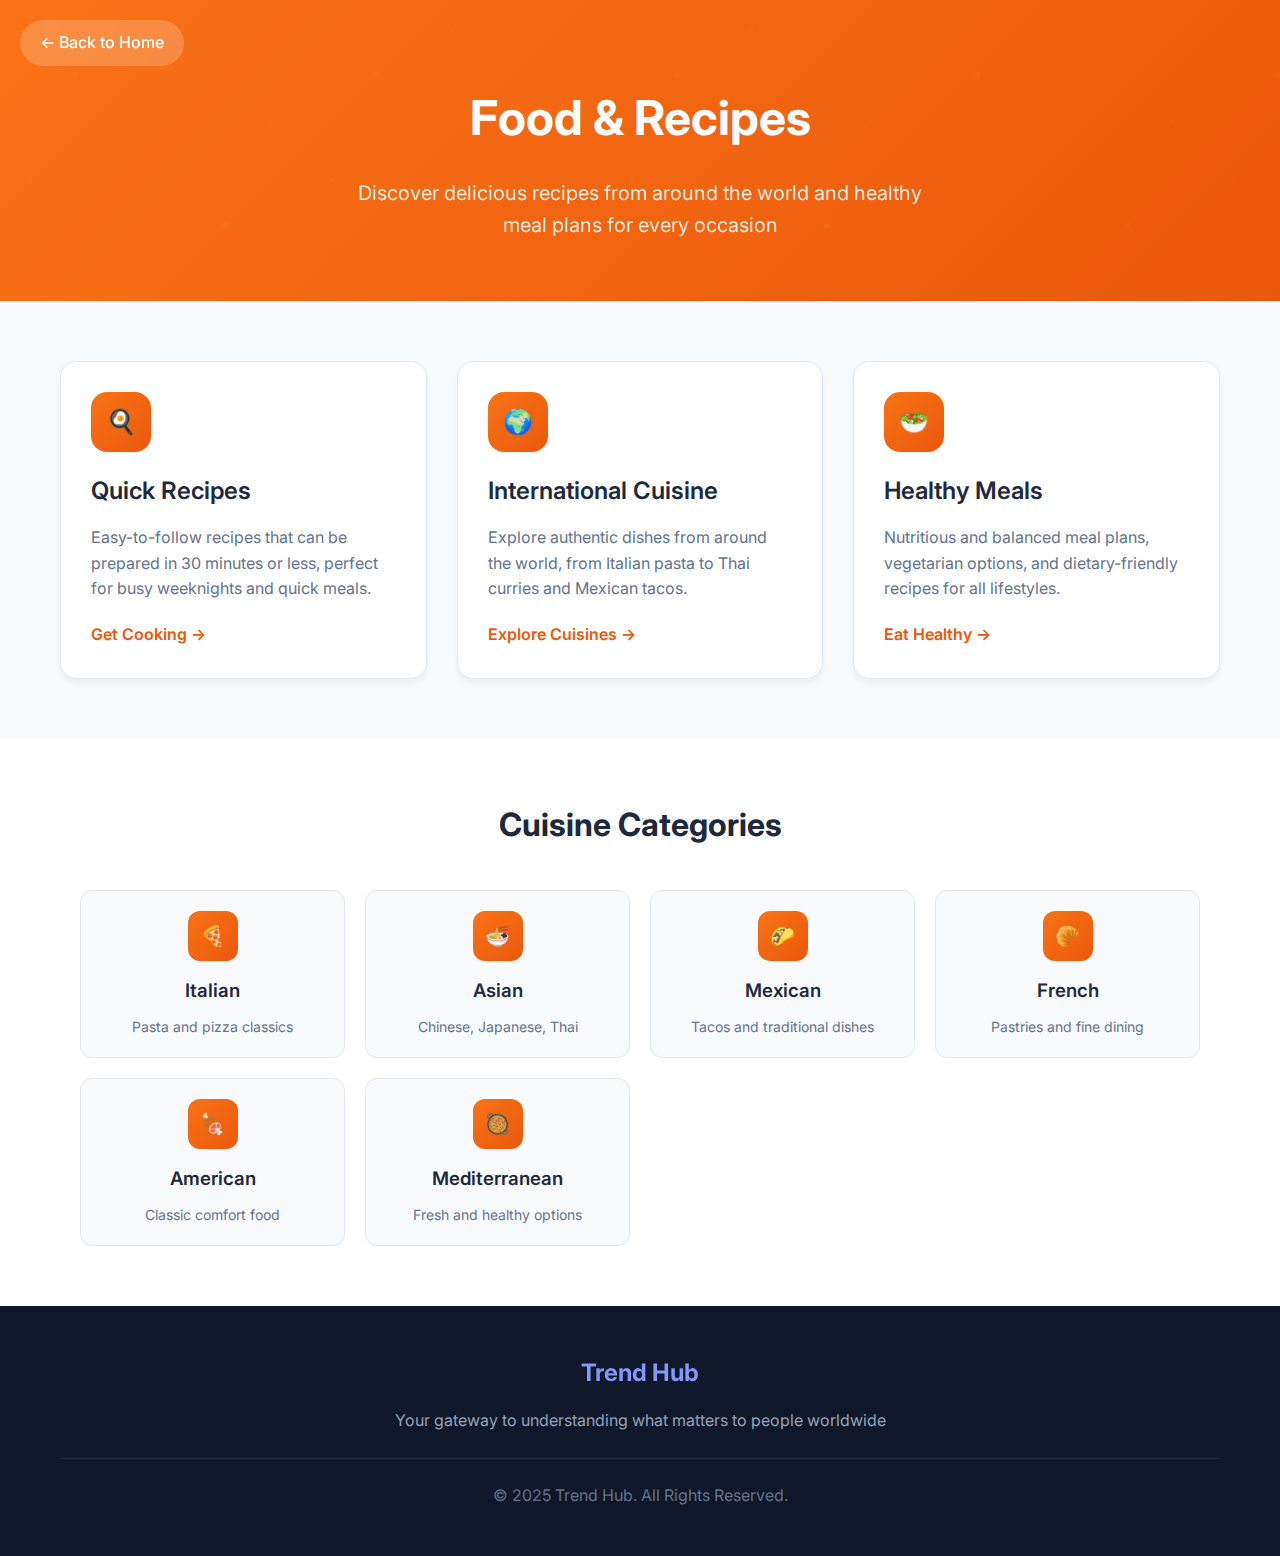
<file: pages/food.html>
<!DOCTYPE html>
<html lang="en">
<head>
    <meta charset="UTF-8">
    <meta name="viewport" content="width=device-width, initial-scale=1.0">
    <title>Food & Recipes - Trend Hub</title>
    <meta name="description" content="Discover delicious recipes from around the world and healthy meal plans for every occasion">
    <link rel="preconnect" href="https://fonts.googleapis.com">
    <link rel="preconnect" href="https://fonts.gstatic.com" crossorigin>
    <link href="https://fonts.googleapis.com/css2?family=Inter:wght@300;400;500;600;700&display=swap" rel="stylesheet">
    <link rel="stylesheet" href="../styles.css">
    <style>
        .page-header {
            background: linear-gradient(135deg, #f97316 0%, #ea580c 100%);
            color: white;
            padding: 80px 0 60px 0;
            text-align: center;
            position: relative;
            overflow: hidden;
        }
        
        .page-header::before {
            content: '';
            position: absolute;
            top: 0;
            left: 0;
            right: 0;
            bottom: 0;
            background: url('data:image/svg+xml,<svg xmlns="http://www.w3.org/2000/svg" viewBox="0 0 100 100"><defs><pattern id="grain" width="100" height="100" patternUnits="userSpaceOnUse"><circle cx="25" cy="25" r="1" fill="white" opacity="0.1"/><circle cx="75" cy="75" r="1" fill="white" opacity="0.1"/><circle cx="50" cy="10" r="0.5" fill="white" opacity="0.1"/><circle cx="10" cy="60" r="0.5" fill="white" opacity="0.1"/><circle cx="90" cy="40" r="0.5" fill="white" opacity="0.1"/></pattern></defs><rect width="100" height="100" fill="url(%23grain)"/></svg>');
            opacity: 0.3;
        }
        
        .page-title {
            font-size: 3rem;
            font-weight: 700;
            margin-bottom: 20px;
            position: relative;
            z-index: 2;
        }
        
        .page-subtitle {
            font-size: 1.25rem;
            opacity: 0.9;
            max-width: 600px;
            margin: 0 auto;
            position: relative;
            z-index: 2;
        }
        
        .back-button {
            position: absolute;
            top: 20px;
            left: 20px;
            background: rgba(255, 255, 255, 0.2);
            color: white;
            border: none;
            padding: 10px 20px;
            border-radius: 25px;
            cursor: pointer;
            text-decoration: none;
            font-weight: 500;
            transition: all 0.3s ease;
            backdrop-filter: blur(10px);
        }
        
        .back-button:hover {
            background: rgba(255, 255, 255, 0.3);
            transform: translateY(-2px);
        }
        
        .content-section {
            padding: 60px 0;
            background: #f8fafc;
        }
        
        .content-grid {
            display: grid;
            grid-template-columns: repeat(auto-fit, minmax(300px, 1fr));
            gap: 30px;
            max-width: 1200px;
            margin: 0 auto;
            padding: 0 20px;
        }
        
        .content-card {
            background: white;
            border-radius: 16px;
            padding: 30px;
            box-shadow: 0 4px 6px rgba(0, 0, 0, 0.05);
            transition: all 0.3s ease;
            border: 1px solid #e2e8f0;
        }
        
        .content-card:hover {
            transform: translateY(-5px);
            box-shadow: 0 12px 24px rgba(0, 0, 0, 0.1);
        }
        
        .card-icon {
            width: 60px;
            height: 60px;
            background: linear-gradient(135deg, #f97316 0%, #ea580c 100%);
            border-radius: 16px;
            display: flex;
            align-items: center;
            justify-content: center;
            color: white;
            font-size: 1.5rem;
            font-weight: 700;
            margin-bottom: 20px;
        }
        
        .card-title {
            font-size: 1.5rem;
            font-weight: 600;
            color: #1e293b;
            margin-bottom: 15px;
        }
        
        .card-description {
            color: #64748b;
            line-height: 1.6;
            margin-bottom: 20px;
        }
        
        .card-link {
            color: #ea580c;
            text-decoration: none;
            font-weight: 600;
            display: inline-flex;
            align-items: center;
            gap: 8px;
            transition: color 0.3s ease;
        }
        
        .card-link:hover {
            color: #c2410c;
        }
        
        .inspiration-section {
            background: white;
            padding: 60px 0;
        }
        
        .inspiration-grid {
            display: grid;
            grid-template-columns: repeat(auto-fit, minmax(250px, 1fr));
            gap: 20px;
            max-width: 1200px;
            margin: 0 auto;
            padding: 0 20px;
        }
        
        .inspiration-item {
            background: #f8fafc;
            border-radius: 12px;
            padding: 20px;
            text-align: center;
            border: 1px solid #e2e8f0;
            transition: all 0.3s ease;
        }
        
        .inspiration-item:hover {
            background: white;
            transform: translateY(-3px);
            box-shadow: 0 8px 16px rgba(0, 0, 0, 0.1);
        }
        
        .inspiration-icon {
            width: 50px;
            height: 50px;
            background: linear-gradient(135deg, #f97316 0%, #ea580c 100%);
            border-radius: 12px;
            display: flex;
            align-items: center;
            justify-content: center;
            color: white;
            font-size: 1.25rem;
            margin: 0 auto 15px;
        }
        
        .inspiration-title {
            font-weight: 600;
            color: #1e293b;
            margin-bottom: 10px;
        }
        
        .inspiration-description {
            color: #64748b;
            font-size: 0.875rem;
            line-height: 1.5;
        }
        
        @media (max-width: 768px) {
            .page-title {
                font-size: 2rem;
            }
            
            .page-subtitle {
                font-size: 1rem;
            }
            
            .content-grid {
                grid-template-columns: 1fr;
                gap: 20px;
                padding: 0 16px;
            }
            
            .inspiration-grid {
                grid-template-columns: repeat(auto-fit, minmax(200px, 1fr));
                gap: 15px;
                padding: 0 16px;
            }
            
            .back-button {
                top: 15px;
                left: 15px;
                padding: 8px 16px;
                font-size: 0.875rem;
            }
        }
    </style>
</head>
<body>
    <!-- Page Header -->
    <header class="page-header">
        <a href="../index.html" class="back-button">← Back to Home</a>
        <h1 class="page-title">Food & Recipes</h1>
        <p class="page-subtitle">Discover delicious recipes from around the world and healthy meal plans for every occasion</p>
    </header>

    <!-- Main Content -->
    <section class="content-section">
        <div class="content-grid">
            <div class="content-card">
                <div class="card-icon">🍳</div>
                <h2 class="card-title">Quick Recipes</h2>
                <p class="card-description">Easy-to-follow recipes that can be prepared in 30 minutes or less, perfect for busy weeknights and quick meals.</p>
                <a href="https://www.allrecipes.com/" class="card-link" target="_blank">Get Cooking →</a>
            </div>
            
            <div class="content-card">
                <div class="card-icon">🌍</div>
                <h2 class="card-title">International Cuisine</h2>
                <p class="card-description">Explore authentic dishes from around the world, from Italian pasta to Thai curries and Mexican tacos.</p>
                <a href="https://www.foodnetwork.com/" class="card-link" target="_blank">Explore Cuisines →</a>
            </div>
            
            <div class="content-card">
                <div class="card-icon">🥗</div>
                <h2 class="card-title">Healthy Meals</h2>
                <p class="card-description">Nutritious and balanced meal plans, vegetarian options, and dietary-friendly recipes for all lifestyles.</p>
                <a href="https://www.epicurious.com/" class="card-link" target="_blank">Eat Healthy →</a>
            </div>
        </div>
    </section>

    <!-- Inspiration Section -->
    <section class="inspiration-section">
        <div class="container">
            <h2 style="text-align: center; font-size: 2rem; margin-bottom: 40px; color: #1e293b;">Cuisine Categories</h2>
            <div class="inspiration-grid">
                <div class="inspiration-item">
                    <div class="inspiration-icon">🍕</div>
                    <h3 class="inspiration-title">Italian</h3>
                    <p class="inspiration-description">Pasta and pizza classics</p>
                </div>
                
                <div class="inspiration-item">
                    <div class="inspiration-icon">🍜</div>
                    <h3 class="inspiration-title">Asian</h3>
                    <p class="inspiration-description">Chinese, Japanese, Thai</p>
                </div>
                
                <div class="inspiration-item">
                    <div class="inspiration-icon">🌮</div>
                    <h3 class="inspiration-title">Mexican</h3>
                    <p class="inspiration-description">Tacos and traditional dishes</p>
                </div>
                
                <div class="inspiration-item">
                    <div class="inspiration-icon">🥐</div>
                    <h3 class="inspiration-title">French</h3>
                    <p class="inspiration-description">Pastries and fine dining</p>
                </div>
                
                <div class="inspiration-item">
                    <div class="inspiration-icon">🍖</div>
                    <h3 class="inspiration-title">American</h3>
                    <p class="inspiration-description">Classic comfort food</p>
                </div>
                
                <div class="inspiration-item">
                    <div class="inspiration-icon">🥘</div>
                    <h3 class="inspiration-title">Mediterranean</h3>
                    <p class="inspiration-description">Fresh and healthy options</p>
                </div>
            </div>
        </div>
    </section>

    <!-- Footer -->
    <footer class="footer">
        <div class="container">
            <div class="footer-content">
                <h3>Trend Hub</h3>
                <p>Your gateway to understanding what matters to people worldwide</p>
            </div>
            <div class="footer-bottom">
                <p>&copy; 2025 Trend Hub. All Rights Reserved.</p>
            </div>
        </div>
    </footer>
</body>
</html>
</file>
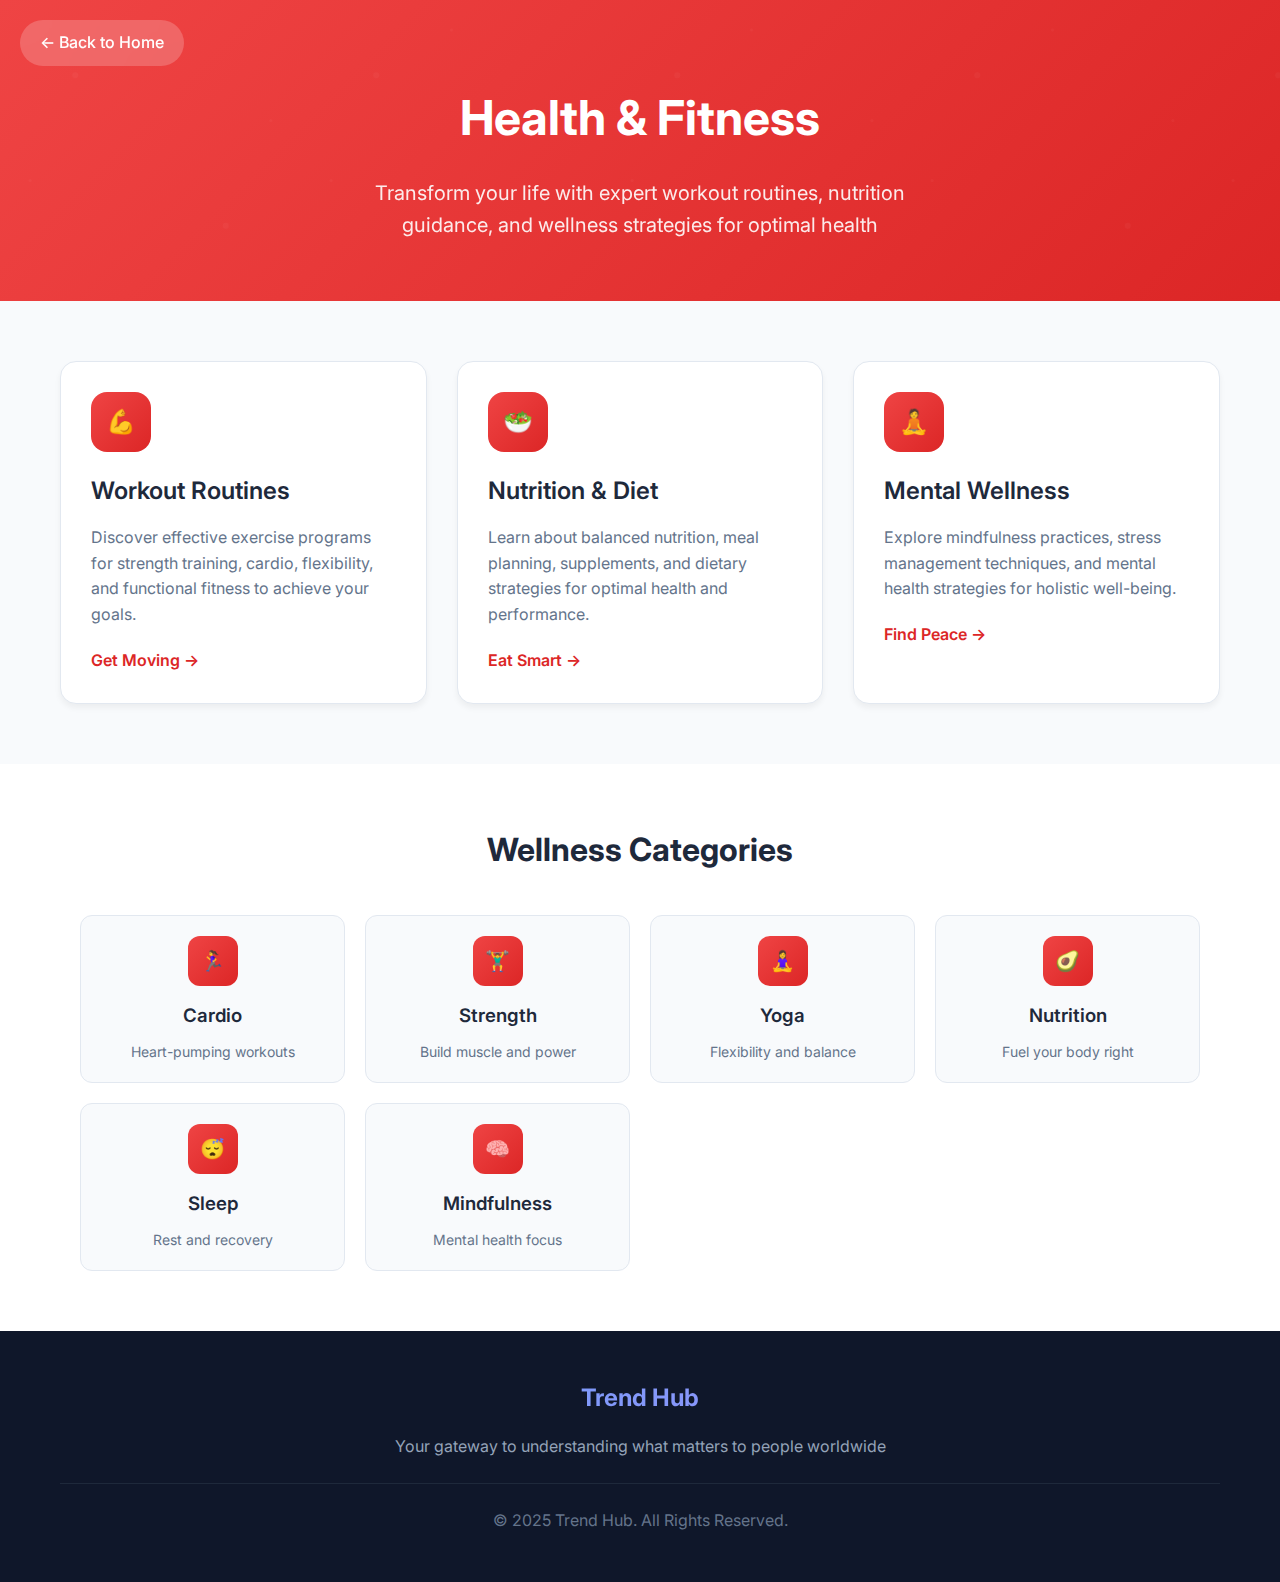
<file: pages/health.html>
<!DOCTYPE html>
<html lang="en">
<head>
    <meta charset="UTF-8">
    <meta name="viewport" content="width=device-width, initial-scale=1.0">
    <title>Health & Fitness - Trend Hub</title>
    <meta name="description" content="Transform your life with expert workout routines, nutrition guidance, and wellness strategies for optimal health">
    <link rel="preconnect" href="https://fonts.googleapis.com">
    <link rel="preconnect" href="https://fonts.gstatic.com" crossorigin>
    <link href="https://fonts.googleapis.com/css2?family=Inter:wght@300;400;500;600;700&display=swap" rel="stylesheet">
    <link rel="stylesheet" href="../styles.css">
    <style>
        .page-header {
            background: linear-gradient(135deg, #ef4444 0%, #dc2626 100%);
            color: white;
            padding: 80px 0 60px 0;
            text-align: center;
            position: relative;
            overflow: hidden;
        }
        
        .page-header::before {
            content: '';
            position: absolute;
            top: 0;
            left: 0;
            right: 0;
            bottom: 0;
            background: url('data:image/svg+xml,<svg xmlns="http://www.w3.org/2000/svg" viewBox="0 0 100 100"><defs><pattern id="grain" width="100" height="100" patternUnits="userSpaceOnUse"><circle cx="25" cy="25" r="1" fill="white" opacity="0.1"/><circle cx="75" cy="75" r="1" fill="white" opacity="0.1"/><circle cx="50" cy="10" r="0.5" fill="white" opacity="0.1"/><circle cx="10" cy="60" r="0.5" fill="white" opacity="0.1"/><circle cx="90" cy="40" r="0.5" fill="white" opacity="0.1"/></pattern></defs><rect width="100" height="100" fill="url(%23grain)"/></svg>');
            opacity: 0.3;
        }
        
        .page-title {
            font-size: 3rem;
            font-weight: 700;
            margin-bottom: 20px;
            position: relative;
            z-index: 2;
        }
        
        .page-subtitle {
            font-size: 1.25rem;
            opacity: 0.9;
            max-width: 600px;
            margin: 0 auto;
            position: relative;
            z-index: 2;
        }
        
        .back-button {
            position: absolute;
            top: 20px;
            left: 20px;
            background: rgba(255, 255, 255, 0.2);
            color: white;
            border: none;
            padding: 10px 20px;
            border-radius: 25px;
            cursor: pointer;
            text-decoration: none;
            font-weight: 500;
            transition: all 0.3s ease;
            backdrop-filter: blur(10px);
        }
        
        .back-button:hover {
            background: rgba(255, 255, 255, 0.3);
            transform: translateY(-2px);
        }
        
        .content-section {
            padding: 60px 0;
            background: #f8fafc;
        }
        
        .content-grid {
            display: grid;
            grid-template-columns: repeat(auto-fit, minmax(300px, 1fr));
            gap: 30px;
            max-width: 1200px;
            margin: 0 auto;
            padding: 0 20px;
        }
        
        .content-card {
            background: white;
            border-radius: 16px;
            padding: 30px;
            box-shadow: 0 4px 6px rgba(0, 0, 0, 0.05);
            transition: all 0.3s ease;
            border: 1px solid #e2e8f0;
        }
        
        .content-card:hover {
            transform: translateY(-5px);
            box-shadow: 0 12px 24px rgba(0, 0, 0, 0.1);
        }
        
        .card-icon {
            width: 60px;
            height: 60px;
            background: linear-gradient(135deg, #ef4444 0%, #dc2626 100%);
            border-radius: 16px;
            display: flex;
            align-items: center;
            justify-content: center;
            color: white;
            font-size: 1.5rem;
            font-weight: 700;
            margin-bottom: 20px;
        }
        
        .card-title {
            font-size: 1.5rem;
            font-weight: 600;
            color: #1e293b;
            margin-bottom: 15px;
        }
        
        .card-description {
            color: #64748b;
            line-height: 1.6;
            margin-bottom: 20px;
        }
        
        .card-link {
            color: #dc2626;
            text-decoration: none;
            font-weight: 600;
            display: inline-flex;
            align-items: center;
            gap: 8px;
            transition: color 0.3s ease;
        }
        
        .card-link:hover {
            color: #b91c1c;
        }
        
        .inspiration-section {
            background: white;
            padding: 60px 0;
        }
        
        .inspiration-grid {
            display: grid;
            grid-template-columns: repeat(auto-fit, minmax(250px, 1fr));
            gap: 20px;
            max-width: 1200px;
            margin: 0 auto;
            padding: 0 20px;
        }
        
        .inspiration-item {
            background: #f8fafc;
            border-radius: 12px;
            padding: 20px;
            text-align: center;
            border: 1px solid #e2e8f0;
            transition: all 0.3s ease;
        }
        
        .inspiration-item:hover {
            background: white;
            transform: translateY(-3px);
            box-shadow: 0 8px 16px rgba(0, 0, 0, 0.1);
        }
        
        .inspiration-icon {
            width: 50px;
            height: 50px;
            background: linear-gradient(135deg, #ef4444 0%, #dc2626 100%);
            border-radius: 12px;
            display: flex;
            align-items: center;
            justify-content: center;
            color: white;
            font-size: 1.25rem;
            margin: 0 auto 15px;
        }
        
        .inspiration-title {
            font-weight: 600;
            color: #1e293b;
            margin-bottom: 10px;
        }
        
        .inspiration-description {
            color: #64748b;
            font-size: 0.875rem;
            line-height: 1.5;
        }
        
        @media (max-width: 768px) {
            .page-title {
                font-size: 2rem;
            }
            
            .page-subtitle {
                font-size: 1rem;
            }
            
            .content-grid {
                grid-template-columns: 1fr;
                gap: 20px;
                padding: 0 16px;
            }
            
            .inspiration-grid {
                grid-template-columns: repeat(auto-fit, minmax(200px, 1fr));
                gap: 15px;
                padding: 0 16px;
            }
            
            .back-button {
                top: 15px;
                left: 15px;
                padding: 8px 16px;
                font-size: 0.875rem;
            }
        }
    </style>
</head>
<body>
    <!-- Page Header -->
    <header class="page-header">
        <a href="../index.html" class="back-button">← Back to Home</a>
        <h1 class="page-title">Health & Fitness</h1>
        <p class="page-subtitle">Transform your life with expert workout routines, nutrition guidance, and wellness strategies for optimal health</p>
    </header>

    <!-- Main Content -->
    <section class="content-section">
        <div class="content-grid">
            <div class="content-card">
                <div class="card-icon">💪</div>
                <h2 class="card-title">Workout Routines</h2>
                <p class="card-description">Discover effective exercise programs for strength training, cardio, flexibility, and functional fitness to achieve your goals.</p>
                <a href="https://www.healthline.com/" class="card-link" target="_blank">Get Moving →</a>
            </div>
            
            <div class="content-card">
                <div class="card-icon">🥗</div>
                <h2 class="card-title">Nutrition & Diet</h2>
                <p class="card-description">Learn about balanced nutrition, meal planning, supplements, and dietary strategies for optimal health and performance.</p>
                <a href="https://www.nutrition.gov/" class="card-link" target="_blank">Eat Smart →</a>
            </div>
            
            <div class="content-card">
                <div class="card-icon">🧘</div>
                <h2 class="card-title">Mental Wellness</h2>
                <p class="card-description">Explore mindfulness practices, stress management techniques, and mental health strategies for holistic well-being.</p>
                <a href="https://www.headspace.com/" class="card-link" target="_blank">Find Peace →</a>
            </div>
        </div>
    </section>

    <!-- Inspiration Section -->
    <section class="inspiration-section">
        <div class="container">
            <h2 style="text-align: center; font-size: 2rem; margin-bottom: 40px; color: #1e293b;">Wellness Categories</h2>
            <div class="inspiration-grid">
                <div class="inspiration-item">
                    <div class="inspiration-icon">🏃‍♀️</div>
                    <h3 class="inspiration-title">Cardio</h3>
                    <p class="inspiration-description">Heart-pumping workouts</p>
                </div>
                
                <div class="inspiration-item">
                    <div class="inspiration-icon">🏋️‍♂️</div>
                    <h3 class="inspiration-title">Strength</h3>
                    <p class="inspiration-description">Build muscle and power</p>
                </div>
                
                <div class="inspiration-item">
                    <div class="inspiration-icon">🧘‍♀️</div>
                    <h3 class="inspiration-title">Yoga</h3>
                    <p class="inspiration-description">Flexibility and balance</p>
                </div>
                
                <div class="inspiration-item">
                    <div class="inspiration-icon">🥑</div>
                    <h3 class="inspiration-title">Nutrition</h3>
                    <p class="inspiration-description">Fuel your body right</p>
                </div>
                
                <div class="inspiration-item">
                    <div class="inspiration-icon">😴</div>
                    <h3 class="inspiration-title">Sleep</h3>
                    <p class="inspiration-description">Rest and recovery</p>
                </div>
                
                <div class="inspiration-item">
                    <div class="inspiration-icon">🧠</div>
                    <h3 class="inspiration-title">Mindfulness</h3>
                    <p class="inspiration-description">Mental health focus</p>
                </div>
            </div>
        </div>
    </section>

    <!-- Footer -->
    <footer class="footer">
        <div class="container">
            <div class="footer-content">
                <h3>Trend Hub</h3>
                <p>Your gateway to understanding what matters to people worldwide</p>
            </div>
            <div class="footer-bottom">
                <p>&copy; 2025 Trend Hub. All Rights Reserved.</p>
            </div>
        </div>
    </footer>
</body>
</html>
</file>
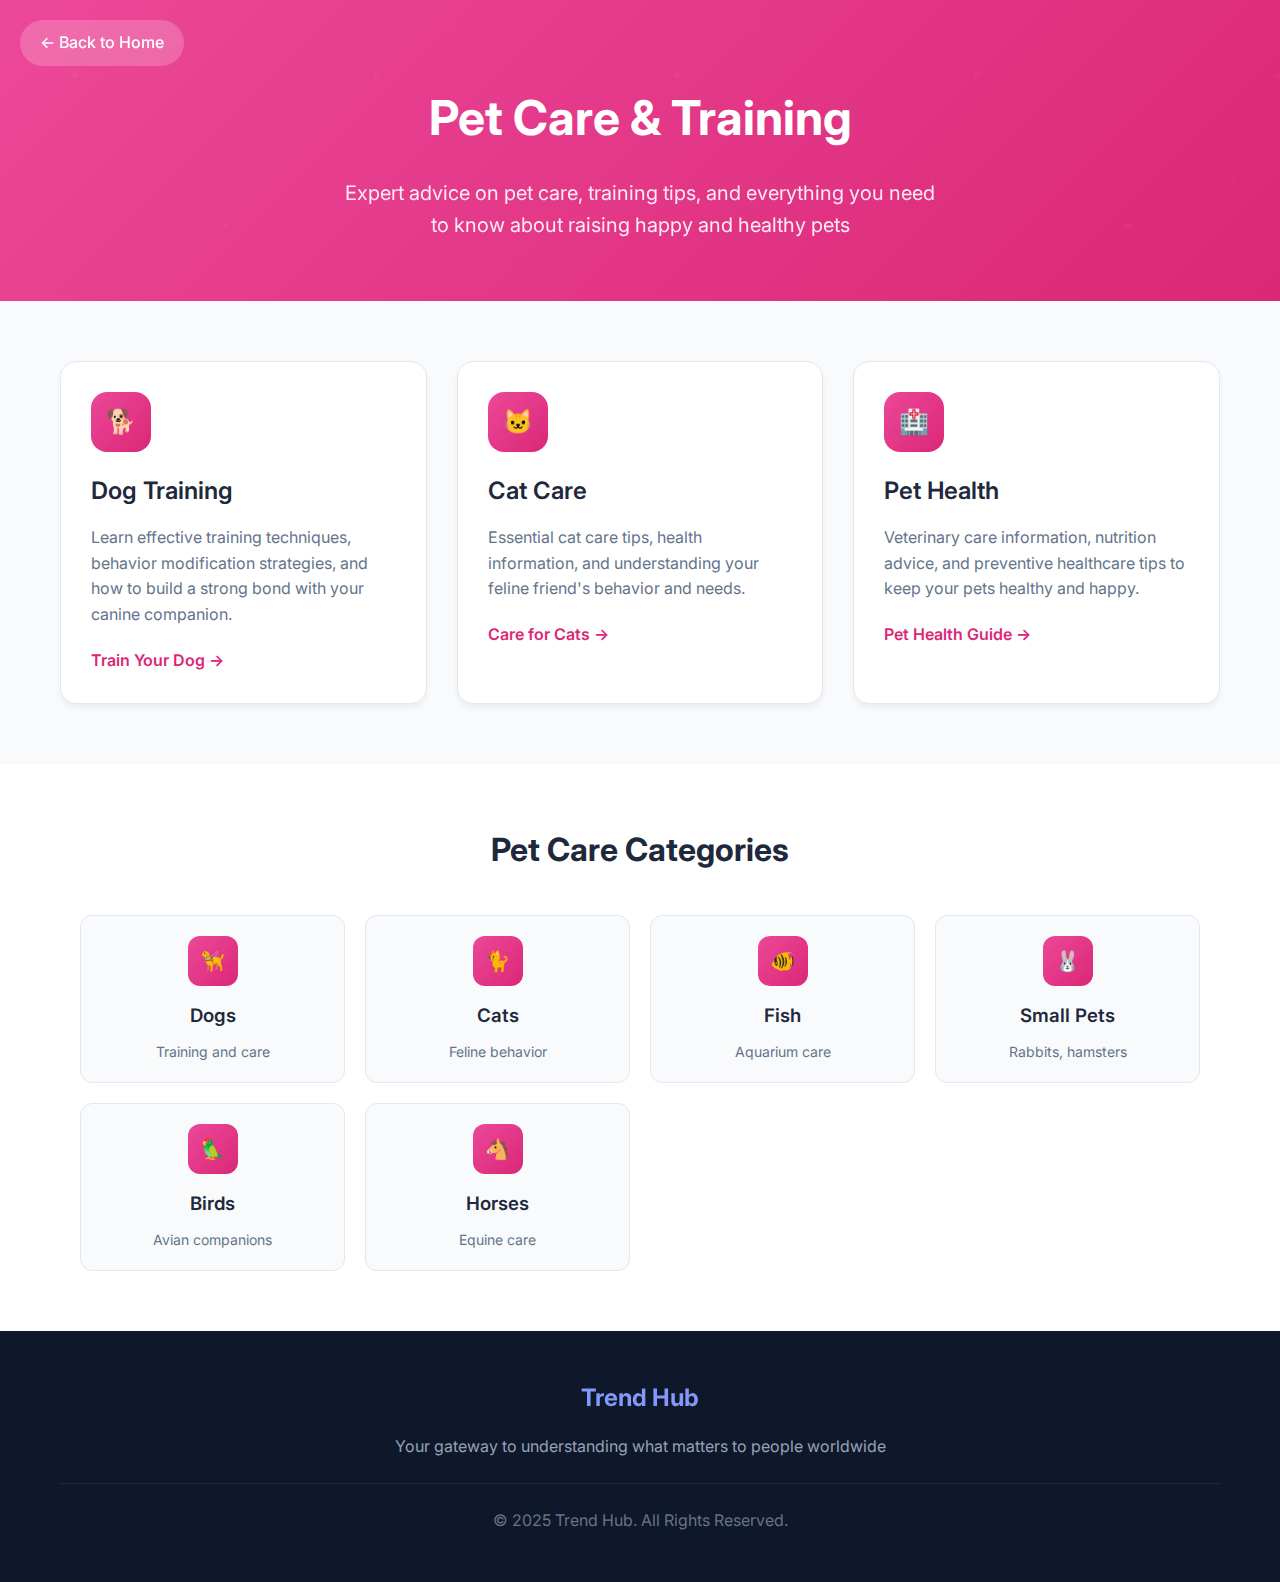
<file: pages/pets.html>
<!DOCTYPE html>
<html lang="en">
<head>
    <meta charset="UTF-8">
    <meta name="viewport" content="width=device-width, initial-scale=1.0">
    <title>Pet Care & Training - Trend Hub</title>
    <meta name="description" content="Expert advice on pet care, training tips, and everything you need to know about raising happy and healthy pets">
    <link rel="preconnect" href="https://fonts.googleapis.com">
    <link rel="preconnect" href="https://fonts.gstatic.com" crossorigin>
    <link href="https://fonts.googleapis.com/css2?family=Inter:wght@300;400;500;600;700&display=swap" rel="stylesheet">
    <link rel="stylesheet" href="../styles.css">
    <style>
        .page-header {
            background: linear-gradient(135deg, #ec4899 0%, #db2777 100%);
            color: white;
            padding: 80px 0 60px 0;
            text-align: center;
            position: relative;
            overflow: hidden;
        }
        
        .page-header::before {
            content: '';
            position: absolute;
            top: 0;
            left: 0;
            right: 0;
            bottom: 0;
            background: url('data:image/svg+xml,<svg xmlns="http://www.w3.org/2000/svg" viewBox="0 0 100 100"><defs><pattern id="grain" width="100" height="100" patternUnits="userSpaceOnUse"><circle cx="25" cy="25" r="1" fill="white" opacity="0.1"/><circle cx="75" cy="75" r="1" fill="white" opacity="0.1"/><circle cx="50" cy="10" r="0.5" fill="white" opacity="0.1"/><circle cx="10" cy="60" r="0.5" fill="white" opacity="0.1"/><circle cx="90" cy="40" r="0.5" fill="white" opacity="0.1"/></pattern></defs><rect width="100" height="100" fill="url(%23grain)"/></svg>');
            opacity: 0.3;
        }
        
        .page-title {
            font-size: 3rem;
            font-weight: 700;
            margin-bottom: 20px;
            position: relative;
            z-index: 2;
        }
        
        .page-subtitle {
            font-size: 1.25rem;
            opacity: 0.9;
            max-width: 600px;
            margin: 0 auto;
            position: relative;
            z-index: 2;
        }
        
        .back-button {
            position: absolute;
            top: 20px;
            left: 20px;
            background: rgba(255, 255, 255, 0.2);
            color: white;
            border: none;
            padding: 10px 20px;
            border-radius: 25px;
            cursor: pointer;
            text-decoration: none;
            font-weight: 500;
            transition: all 0.3s ease;
            backdrop-filter: blur(10px);
        }
        
        .back-button:hover {
            background: rgba(255, 255, 255, 0.3);
            transform: translateY(-2px);
        }
        
        .content-section {
            padding: 60px 0;
            background: #f8fafc;
        }
        
        .content-grid {
            display: grid;
            grid-template-columns: repeat(auto-fit, minmax(300px, 1fr));
            gap: 30px;
            max-width: 1200px;
            margin: 0 auto;
            padding: 0 20px;
        }
        
        .content-card {
            background: white;
            border-radius: 16px;
            padding: 30px;
            box-shadow: 0 4px 6px rgba(0, 0, 0, 0.05);
            transition: all 0.3s ease;
            border: 1px solid #e2e8f0;
        }
        
        .content-card:hover {
            transform: translateY(-5px);
            box-shadow: 0 12px 24px rgba(0, 0, 0, 0.1);
        }
        
        .card-icon {
            width: 60px;
            height: 60px;
            background: linear-gradient(135deg, #ec4899 0%, #db2777 100%);
            border-radius: 16px;
            display: flex;
            align-items: center;
            justify-content: center;
            color: white;
            font-size: 1.5rem;
            font-weight: 700;
            margin-bottom: 20px;
        }
        
        .card-title {
            font-size: 1.5rem;
            font-weight: 600;
            color: #1e293b;
            margin-bottom: 15px;
        }
        
        .card-description {
            color: #64748b;
            line-height: 1.6;
            margin-bottom: 20px;
        }
        
        .card-link {
            color: #db2777;
            text-decoration: none;
            font-weight: 600;
            display: inline-flex;
            align-items: center;
            gap: 8px;
            transition: color 0.3s ease;
        }
        
        .card-link:hover {
            color: #be185d;
        }
        
        .inspiration-section {
            background: white;
            padding: 60px 0;
        }
        
        .inspiration-grid {
            display: grid;
            grid-template-columns: repeat(auto-fit, minmax(250px, 1fr));
            gap: 20px;
            max-width: 1200px;
            margin: 0 auto;
            padding: 0 20px;
        }
        
        .inspiration-item {
            background: #f8fafc;
            border-radius: 12px;
            padding: 20px;
            text-align: center;
            border: 1px solid #e2e8f0;
            transition: all 0.3s ease;
        }
        
        .inspiration-item:hover {
            background: white;
            transform: translateY(-3px);
            box-shadow: 0 8px 16px rgba(0, 0, 0, 0.1);
        }
        
        .inspiration-icon {
            width: 50px;
            height: 50px;
            background: linear-gradient(135deg, #ec4899 0%, #db2777 100%);
            border-radius: 12px;
            display: flex;
            align-items: center;
            justify-content: center;
            color: white;
            font-size: 1.25rem;
            margin: 0 auto 15px;
        }
        
        .inspiration-title {
            font-weight: 600;
            color: #1e293b;
            margin-bottom: 10px;
        }
        
        .inspiration-description {
            color: #64748b;
            font-size: 0.875rem;
            line-height: 1.5;
        }
        
        @media (max-width: 768px) {
            .page-title {
                font-size: 2rem;
            }
            
            .page-subtitle {
                font-size: 1rem;
            }
            
            .content-grid {
                grid-template-columns: 1fr;
                gap: 20px;
                padding: 0 16px;
            }
            
            .inspiration-grid {
                grid-template-columns: repeat(auto-fit, minmax(200px, 1fr));
                gap: 15px;
                padding: 0 16px;
            }
            
            .back-button {
                top: 15px;
                left: 15px;
                padding: 8px 16px;
                font-size: 0.875rem;
            }
        }
    </style>
</head>
<body>
    <!-- Page Header -->
    <header class="page-header">
        <a href="../index.html" class="back-button">← Back to Home</a>
        <h1 class="page-title">Pet Care & Training</h1>
        <p class="page-subtitle">Expert advice on pet care, training tips, and everything you need to know about raising happy and healthy pets</p>
    </header>

    <!-- Main Content -->
    <section class="content-section">
        <div class="content-grid">
            <div class="content-card">
                <div class="card-icon">🐕</div>
                <h2 class="card-title">Dog Training</h2>
                <p class="card-description">Learn effective training techniques, behavior modification strategies, and how to build a strong bond with your canine companion.</p>
                <a href="https://www.akc.org/" class="card-link" target="_blank">Train Your Dog →</a>
            </div>
            
            <div class="content-card">
                <div class="card-icon">🐱</div>
                <h2 class="card-title">Cat Care</h2>
                <p class="card-description">Essential cat care tips, health information, and understanding your feline friend's behavior and needs.</p>
                <a href="https://www.aspca.org/" class="card-link" target="_blank">Care for Cats →</a>
            </div>
            
            <div class="content-card">
                <div class="card-icon">🏥</div>
                <h2 class="card-title">Pet Health</h2>
                <p class="card-description">Veterinary care information, nutrition advice, and preventive healthcare tips to keep your pets healthy and happy.</p>
                <a href="https://www.avma.org/" class="card-link" target="_blank">Pet Health Guide →</a>
            </div>
        </div>
    </section>

    <!-- Inspiration Section -->
    <section class="inspiration-section">
        <div class="container">
            <h2 style="text-align: center; font-size: 2rem; margin-bottom: 40px; color: #1e293b;">Pet Care Categories</h2>
            <div class="inspiration-grid">
                <div class="inspiration-item">
                    <div class="inspiration-icon">🦮</div>
                    <h3 class="inspiration-title">Dogs</h3>
                    <p class="inspiration-description">Training and care</p>
                </div>
                
                <div class="inspiration-item">
                    <div class="inspiration-icon">🐈</div>
                    <h3 class="inspiration-title">Cats</h3>
                    <p class="inspiration-description">Feline behavior</p>
                </div>
                
                <div class="inspiration-item">
                    <div class="inspiration-icon">🐠</div>
                    <h3 class="inspiration-title">Fish</h3>
                    <p class="inspiration-description">Aquarium care</p>
                </div>
                
                <div class="inspiration-item">
                    <div class="inspiration-icon">🐰</div>
                    <h3 class="inspiration-title">Small Pets</h3>
                    <p class="inspiration-description">Rabbits, hamsters</p>
                </div>
                
                <div class="inspiration-item">
                    <div class="inspiration-icon">🦜</div>
                    <h3 class="inspiration-title">Birds</h3>
                    <p class="inspiration-description">Avian companions</p>
                </div>
                
                <div class="inspiration-item">
                    <div class="inspiration-icon">🐴</div>
                    <h3 class="inspiration-title">Horses</h3>
                    <p class="inspiration-description">Equine care</p>
                </div>
            </div>
        </div>
    </section>

    <!-- Footer -->
    <footer class="footer">
        <div class="container">
            <div class="footer-content">
                <h3>Trend Hub</h3>
                <p>Your gateway to understanding what matters to people worldwide</p>
            </div>
            <div class="footer-bottom">
                <p>&copy; 2025 Trend Hub. All Rights Reserved.</p>
            </div>
        </div>
    </footer>
</body>
</html>
</file>
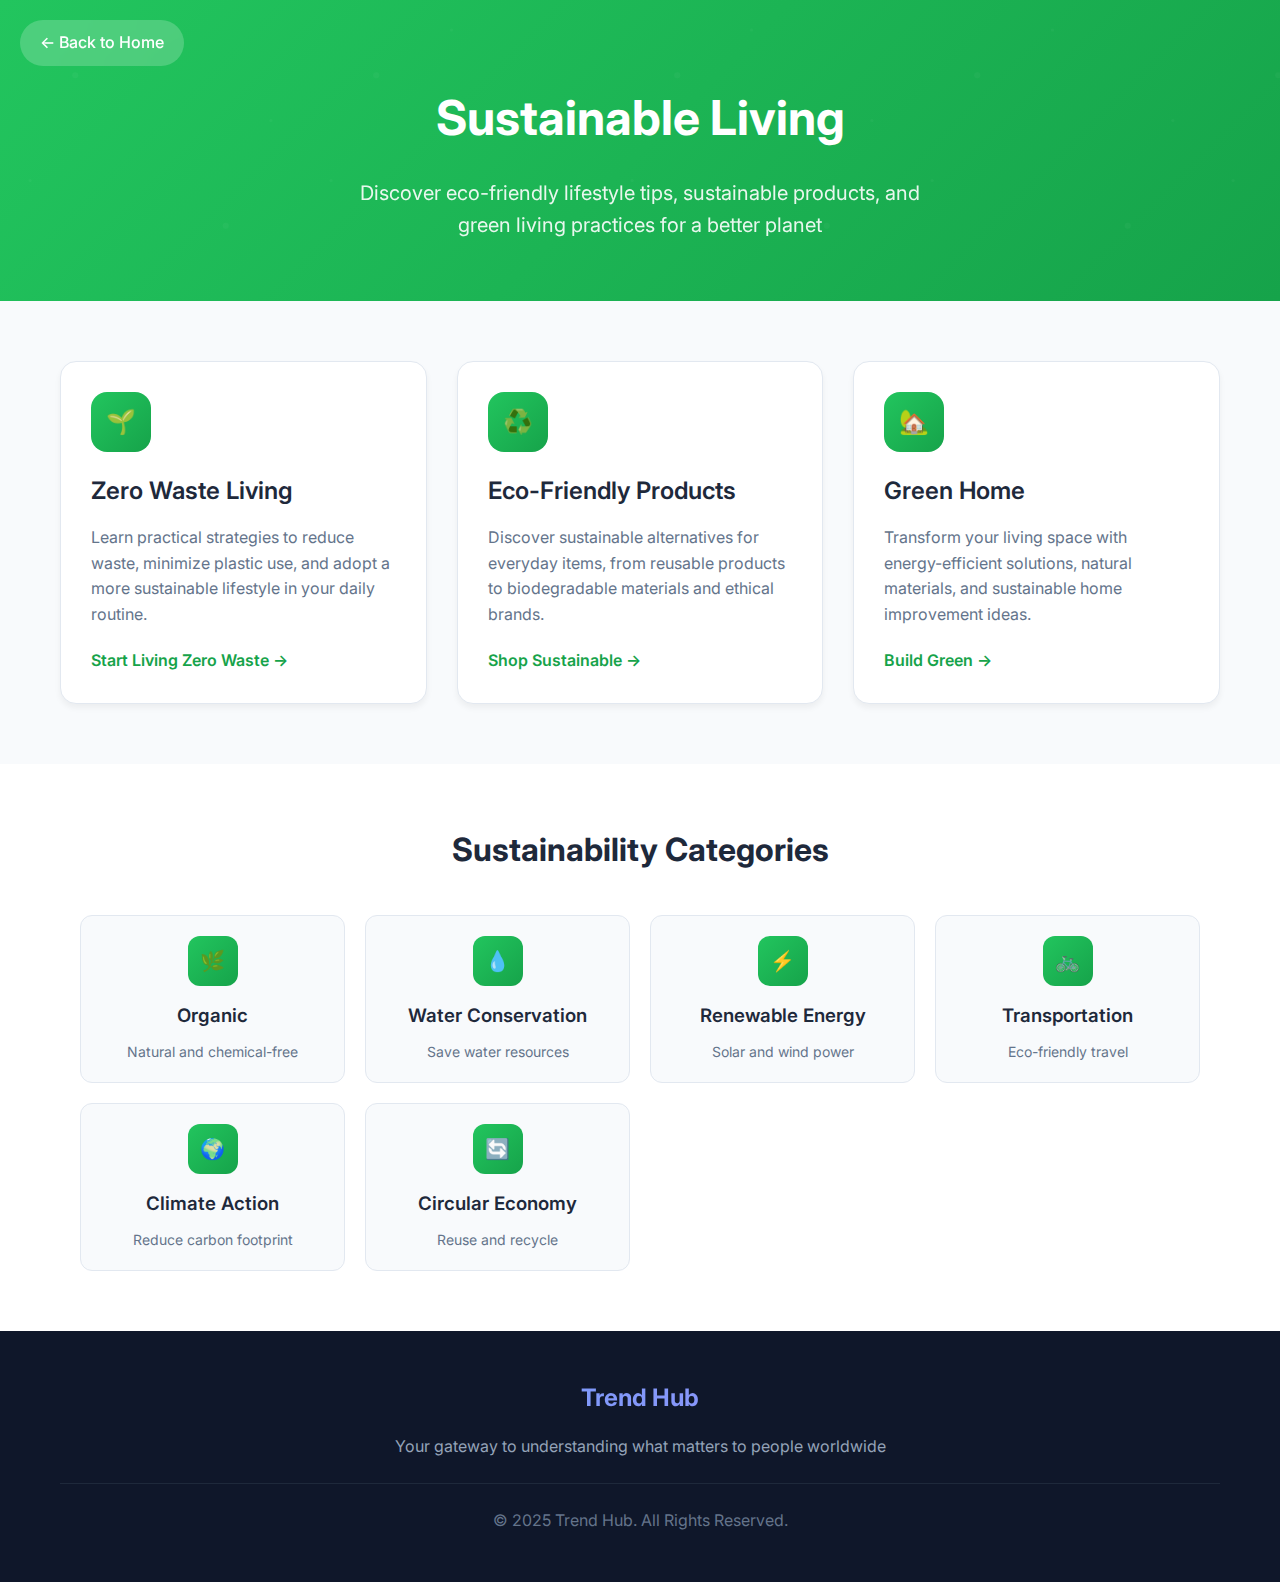
<file: pages/sustainable.html>
<!DOCTYPE html>
<html lang="en">
<head>
    <meta charset="UTF-8">
    <meta name="viewport" content="width=device-width, initial-scale=1.0">
    <title>Sustainable Living - Trend Hub</title>
    <meta name="description" content="Discover eco-friendly lifestyle tips, sustainable products, and green living practices for a better planet">
    <link rel="preconnect" href="https://fonts.googleapis.com">
    <link rel="preconnect" href="https://fonts.gstatic.com" crossorigin>
    <link href="https://fonts.googleapis.com/css2?family=Inter:wght@300;400;500;600;700&display=swap" rel="stylesheet">
    <link rel="stylesheet" href="../styles.css">
    <style>
        .page-header {
            background: linear-gradient(135deg, #22c55e 0%, #16a34a 100%);
            color: white;
            padding: 80px 0 60px 0;
            text-align: center;
            position: relative;
            overflow: hidden;
        }
        
        .page-header::before {
            content: '';
            position: absolute;
            top: 0;
            left: 0;
            right: 0;
            bottom: 0;
            background: url('data:image/svg+xml,<svg xmlns="http://www.w3.org/2000/svg" viewBox="0 0 100 100"><defs><pattern id="grain" width="100" height="100" patternUnits="userSpaceOnUse"><circle cx="25" cy="25" r="1" fill="white" opacity="0.1"/><circle cx="75" cy="75" r="1" fill="white" opacity="0.1"/><circle cx="50" cy="10" r="0.5" fill="white" opacity="0.1"/><circle cx="10" cy="60" r="0.5" fill="white" opacity="0.1"/><circle cx="90" cy="40" r="0.5" fill="white" opacity="0.1"/></pattern></defs><rect width="100" height="100" fill="url(%23grain)"/></svg>');
            opacity: 0.3;
        }
        
        .page-title {
            font-size: 3rem;
            font-weight: 700;
            margin-bottom: 20px;
            position: relative;
            z-index: 2;
        }
        
        .page-subtitle {
            font-size: 1.25rem;
            opacity: 0.9;
            max-width: 600px;
            margin: 0 auto;
            position: relative;
            z-index: 2;
        }
        
        .back-button {
            position: absolute;
            top: 20px;
            left: 20px;
            background: rgba(255, 255, 255, 0.2);
            color: white;
            border: none;
            padding: 10px 20px;
            border-radius: 25px;
            cursor: pointer;
            text-decoration: none;
            font-weight: 500;
            transition: all 0.3s ease;
            backdrop-filter: blur(10px);
        }
        
        .back-button:hover {
            background: rgba(255, 255, 255, 0.3);
            transform: translateY(-2px);
        }
        
        .content-section {
            padding: 60px 0;
            background: #f8fafc;
        }
        
        .content-grid {
            display: grid;
            grid-template-columns: repeat(auto-fit, minmax(300px, 1fr));
            gap: 30px;
            max-width: 1200px;
            margin: 0 auto;
            padding: 0 20px;
        }
        
        .content-card {
            background: white;
            border-radius: 16px;
            padding: 30px;
            box-shadow: 0 4px 6px rgba(0, 0, 0, 0.05);
            transition: all 0.3s ease;
            border: 1px solid #e2e8f0;
        }
        
        .content-card:hover {
            transform: translateY(-5px);
            box-shadow: 0 12px 24px rgba(0, 0, 0, 0.1);
        }
        
        .card-icon {
            width: 60px;
            height: 60px;
            background: linear-gradient(135deg, #22c55e 0%, #16a34a 100%);
            border-radius: 16px;
            display: flex;
            align-items: center;
            justify-content: center;
            color: white;
            font-size: 1.5rem;
            font-weight: 700;
            margin-bottom: 20px;
        }
        
        .card-title {
            font-size: 1.5rem;
            font-weight: 600;
            color: #1e293b;
            margin-bottom: 15px;
        }
        
        .card-description {
            color: #64748b;
            line-height: 1.6;
            margin-bottom: 20px;
        }
        
        .card-link {
            color: #16a34a;
            text-decoration: none;
            font-weight: 600;
            display: inline-flex;
            align-items: center;
            gap: 8px;
            transition: color 0.3s ease;
        }
        
        .card-link:hover {
            color: #15803d;
        }
        
        .inspiration-section {
            background: white;
            padding: 60px 0;
        }
        
        .inspiration-grid {
            display: grid;
            grid-template-columns: repeat(auto-fit, minmax(250px, 1fr));
            gap: 20px;
            max-width: 1200px;
            margin: 0 auto;
            padding: 0 20px;
        }
        
        .inspiration-item {
            background: #f8fafc;
            border-radius: 12px;
            padding: 20px;
            text-align: center;
            border: 1px solid #e2e8f0;
            transition: all 0.3s ease;
        }
        
        .inspiration-item:hover {
            background: white;
            transform: translateY(-3px);
            box-shadow: 0 8px 16px rgba(0, 0, 0, 0.1);
        }
        
        .inspiration-icon {
            width: 50px;
            height: 50px;
            background: linear-gradient(135deg, #22c55e 0%, #16a34a 100%);
            border-radius: 12px;
            display: flex;
            align-items: center;
            justify-content: center;
            color: white;
            font-size: 1.25rem;
            margin: 0 auto 15px;
        }
        
        .inspiration-title {
            font-weight: 600;
            color: #1e293b;
            margin-bottom: 10px;
        }
        
        .inspiration-description {
            color: #64748b;
            font-size: 0.875rem;
            line-height: 1.5;
        }
        
        @media (max-width: 768px) {
            .page-title {
                font-size: 2rem;
            }
            
            .page-subtitle {
                font-size: 1rem;
            }
            
            .content-grid {
                grid-template-columns: 1fr;
                gap: 20px;
                padding: 0 16px;
            }
            
            .inspiration-grid {
                grid-template-columns: repeat(auto-fit, minmax(200px, 1fr));
                gap: 15px;
                padding: 0 16px;
            }
            
            .back-button {
                top: 15px;
                left: 15px;
                padding: 8px 16px;
                font-size: 0.875rem;
            }
        }
    </style>
</head>
<body>
    <!-- Page Header -->
    <header class="page-header">
        <a href="../index.html" class="back-button">← Back to Home</a>
        <h1 class="page-title">Sustainable Living</h1>
        <p class="page-subtitle">Discover eco-friendly lifestyle tips, sustainable products, and green living practices for a better planet</p>
    </header>

    <!-- Main Content -->
    <section class="content-section">
        <div class="content-grid">
            <div class="content-card">
                <div class="card-icon">🌱</div>
                <h2 class="card-title">Zero Waste Living</h2>
                <p class="card-description">Learn practical strategies to reduce waste, minimize plastic use, and adopt a more sustainable lifestyle in your daily routine.</p>
                <a href="https://zerowastehome.com/" class="card-link" target="_blank">Start Living Zero Waste →</a>
            </div>
            
            <div class="content-card">
                <div class="card-icon">♻️</div>
                <h2 class="card-title">Eco-Friendly Products</h2>
                <p class="card-description">Discover sustainable alternatives for everyday items, from reusable products to biodegradable materials and ethical brands.</p>
                <a href="https://www.earthhero.com/" class="card-link" target="_blank">Shop Sustainable →</a>
            </div>
            
            <div class="content-card">
                <div class="card-icon">🏡</div>
                <h2 class="card-title">Green Home</h2>
                <p class="card-description">Transform your living space with energy-efficient solutions, natural materials, and sustainable home improvement ideas.</p>
                <a href="https://www.greenhomeguide.com/" class="card-link" target="_blank">Build Green →</a>
            </div>
        </div>
    </section>

    <!-- Inspiration Section -->
    <section class="inspiration-section">
        <div class="container">
            <h2 style="text-align: center; font-size: 2rem; margin-bottom: 40px; color: #1e293b;">Sustainability Categories</h2>
            <div class="inspiration-grid">
                <div class="inspiration-item">
                    <div class="inspiration-icon">🌿</div>
                    <h3 class="inspiration-title">Organic</h3>
                    <p class="inspiration-description">Natural and chemical-free</p>
                </div>
                
                <div class="inspiration-item">
                    <div class="inspiration-icon">💧</div>
                    <h3 class="inspiration-title">Water Conservation</h3>
                    <p class="inspiration-description">Save water resources</p>
                </div>
                
                <div class="inspiration-item">
                    <div class="inspiration-icon">⚡</div>
                    <h3 class="inspiration-title">Renewable Energy</h3>
                    <p class="inspiration-description">Solar and wind power</p>
                </div>
                
                <div class="inspiration-item">
                    <div class="inspiration-icon">🚲</div>
                    <h3 class="inspiration-title">Transportation</h3>
                    <p class="inspiration-description">Eco-friendly travel</p>
                </div>
                
                <div class="inspiration-item">
                    <div class="inspiration-icon">🌍</div>
                    <h3 class="inspiration-title">Climate Action</h3>
                    <p class="inspiration-description">Reduce carbon footprint</p>
                </div>
                
                <div class="inspiration-item">
                    <div class="inspiration-icon">🔄</div>
                    <h3 class="inspiration-title">Circular Economy</h3>
                    <p class="inspiration-description">Reuse and recycle</p>
                </div>
            </div>
        </div>
    </section>

    <!-- Footer -->
    <footer class="footer">
        <div class="container">
            <div class="footer-content">
                <h3>Trend Hub</h3>
                <p>Your gateway to understanding what matters to people worldwide</p>
            </div>
            <div class="footer-bottom">
                <p>&copy; 2025 Trend Hub. All Rights Reserved.</p>
            </div>
        </div>
    </footer>
</body>
</html>
</file>
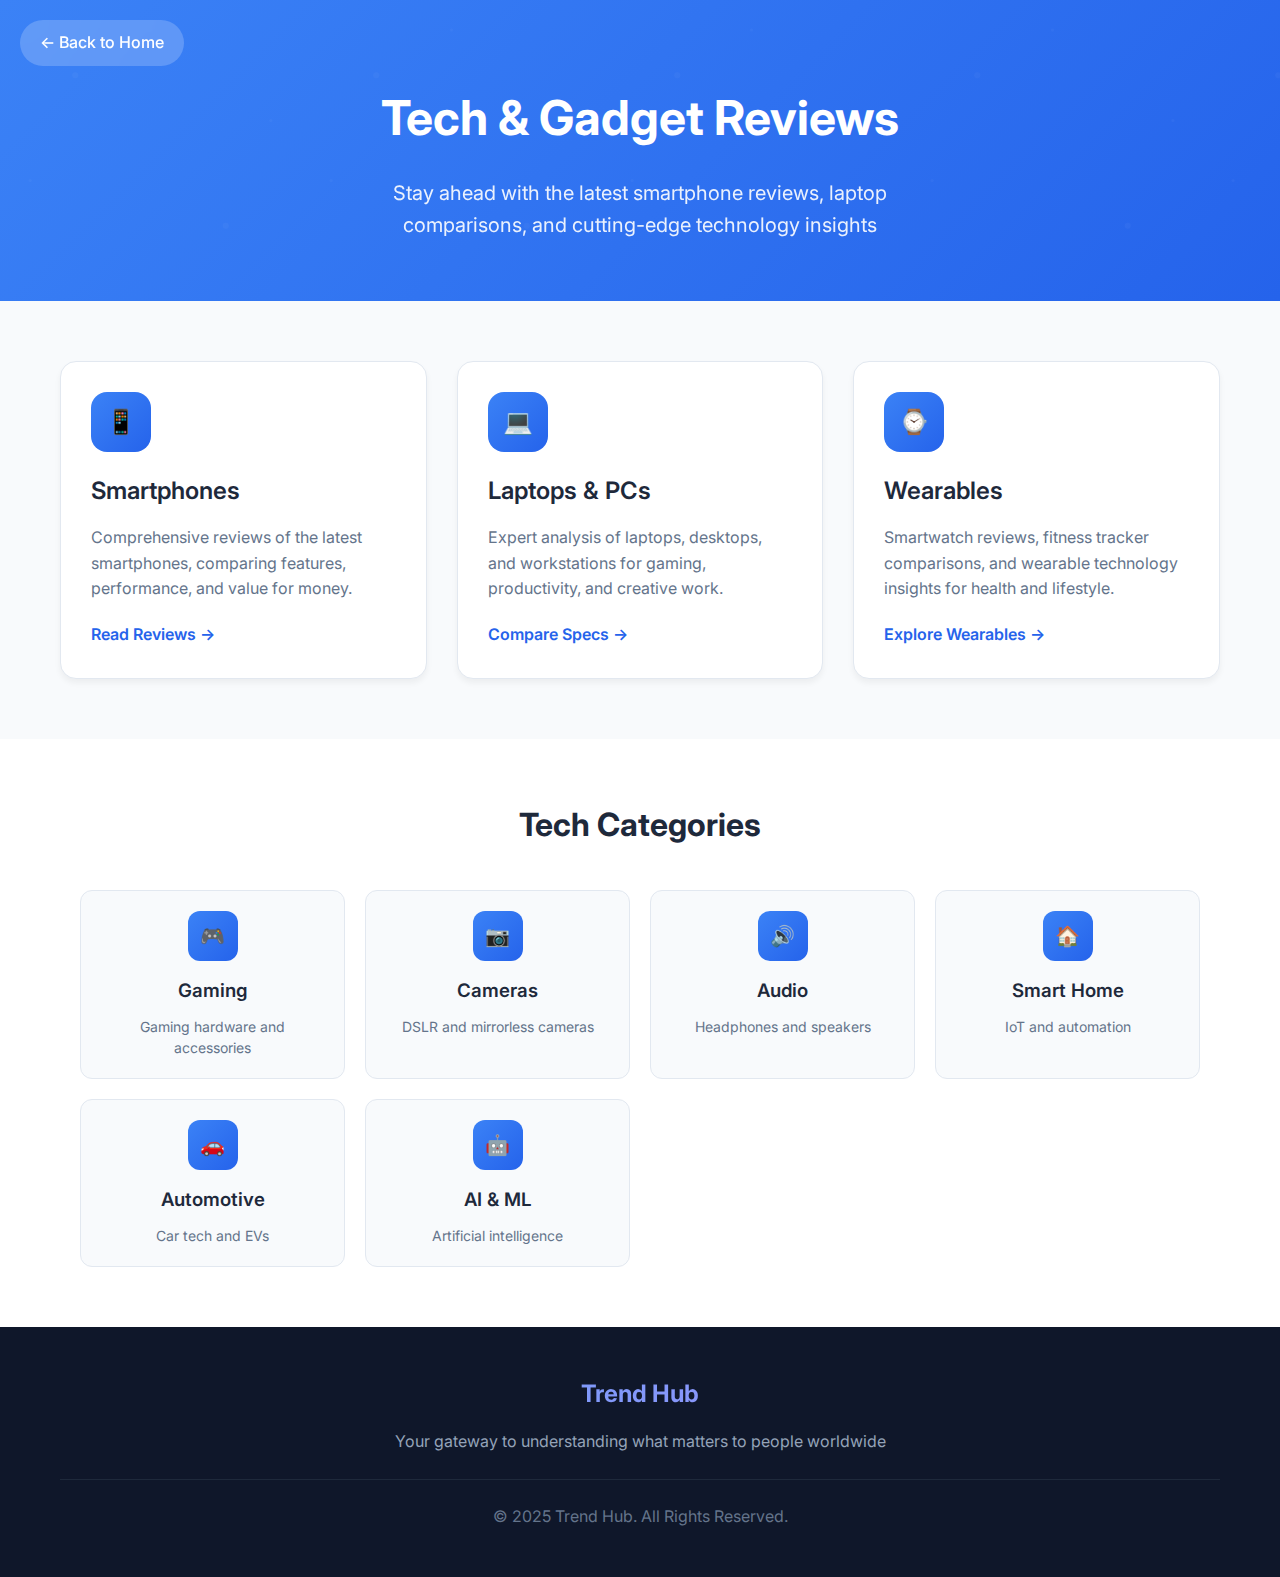
<file: pages/tech.html>
<!DOCTYPE html>
<html lang="en">
<head>
    <meta charset="UTF-8">
    <meta name="viewport" content="width=device-width, initial-scale=1.0">
    <title>Tech & Gadget Reviews - Trend Hub</title>
    <meta name="description" content="Stay ahead with the latest smartphone reviews, laptop comparisons, and cutting-edge technology insights">
    <link rel="preconnect" href="https://fonts.googleapis.com">
    <link rel="preconnect" href="https://fonts.gstatic.com" crossorigin>
    <link href="https://fonts.googleapis.com/css2?family=Inter:wght@300;400;500;600;700&display=swap" rel="stylesheet">
    <link rel="stylesheet" href="../styles.css">
    <style>
        .page-header {
            background: linear-gradient(135deg, #3b82f6 0%, #2563eb 100%);
            color: white;
            padding: 80px 0 60px 0;
            text-align: center;
            position: relative;
            overflow: hidden;
        }
        
        .page-header::before {
            content: '';
            position: absolute;
            top: 0;
            left: 0;
            right: 0;
            bottom: 0;
            background: url('data:image/svg+xml,<svg xmlns="http://www.w3.org/2000/svg" viewBox="0 0 100 100"><defs><pattern id="grain" width="100" height="100" patternUnits="userSpaceOnUse"><circle cx="25" cy="25" r="1" fill="white" opacity="0.1"/><circle cx="75" cy="75" r="1" fill="white" opacity="0.1"/><circle cx="50" cy="10" r="0.5" fill="white" opacity="0.1"/><circle cx="10" cy="60" r="0.5" fill="white" opacity="0.1"/><circle cx="90" cy="40" r="0.5" fill="white" opacity="0.1"/></pattern></defs><rect width="100" height="100" fill="url(%23grain)"/></svg>');
            opacity: 0.3;
        }
        
        .page-title {
            font-size: 3rem;
            font-weight: 700;
            margin-bottom: 20px;
            position: relative;
            z-index: 2;
        }
        
        .page-subtitle {
            font-size: 1.25rem;
            opacity: 0.9;
            max-width: 600px;
            margin: 0 auto;
            position: relative;
            z-index: 2;
        }
        
        .back-button {
            position: absolute;
            top: 20px;
            left: 20px;
            background: rgba(255, 255, 255, 0.2);
            color: white;
            border: none;
            padding: 10px 20px;
            border-radius: 25px;
            cursor: pointer;
            text-decoration: none;
            font-weight: 500;
            transition: all 0.3s ease;
            backdrop-filter: blur(10px);
        }
        
        .back-button:hover {
            background: rgba(255, 255, 255, 0.3);
            transform: translateY(-2px);
        }
        
        .content-section {
            padding: 60px 0;
            background: #f8fafc;
        }
        
        .content-grid {
            display: grid;
            grid-template-columns: repeat(auto-fit, minmax(300px, 1fr));
            gap: 30px;
            max-width: 1200px;
            margin: 0 auto;
            padding: 0 20px;
        }
        
        .content-card {
            background: white;
            border-radius: 16px;
            padding: 30px;
            box-shadow: 0 4px 6px rgba(0, 0, 0, 0.05);
            transition: all 0.3s ease;
            border: 1px solid #e2e8f0;
        }
        
        .content-card:hover {
            transform: translateY(-5px);
            box-shadow: 0 12px 24px rgba(0, 0, 0, 0.1);
        }
        
        .card-icon {
            width: 60px;
            height: 60px;
            background: linear-gradient(135deg, #3b82f6 0%, #2563eb 100%);
            border-radius: 16px;
            display: flex;
            align-items: center;
            justify-content: center;
            color: white;
            font-size: 1.5rem;
            font-weight: 700;
            margin-bottom: 20px;
        }
        
        .card-title {
            font-size: 1.5rem;
            font-weight: 600;
            color: #1e293b;
            margin-bottom: 15px;
        }
        
        .card-description {
            color: #64748b;
            line-height: 1.6;
            margin-bottom: 20px;
        }
        
        .card-link {
            color: #2563eb;
            text-decoration: none;
            font-weight: 600;
            display: inline-flex;
            align-items: center;
            gap: 8px;
            transition: color 0.3s ease;
        }
        
        .card-link:hover {
            color: #1d4ed8;
        }
        
        .inspiration-section {
            background: white;
            padding: 60px 0;
        }
        
        .inspiration-grid {
            display: grid;
            grid-template-columns: repeat(auto-fit, minmax(250px, 1fr));
            gap: 20px;
            max-width: 1200px;
            margin: 0 auto;
            padding: 0 20px;
        }
        
        .inspiration-item {
            background: #f8fafc;
            border-radius: 12px;
            padding: 20px;
            text-align: center;
            border: 1px solid #e2e8f0;
            transition: all 0.3s ease;
        }
        
        .inspiration-item:hover {
            background: white;
            transform: translateY(-3px);
            box-shadow: 0 8px 16px rgba(0, 0, 0, 0.1);
        }
        
        .inspiration-icon {
            width: 50px;
            height: 50px;
            background: linear-gradient(135deg, #3b82f6 0%, #2563eb 100%);
            border-radius: 12px;
            display: flex;
            align-items: center;
            justify-content: center;
            color: white;
            font-size: 1.25rem;
            margin: 0 auto 15px;
        }
        
        .inspiration-title {
            font-weight: 600;
            color: #1e293b;
            margin-bottom: 10px;
        }
        
        .inspiration-description {
            color: #64748b;
            font-size: 0.875rem;
            line-height: 1.5;
        }
        
        @media (max-width: 768px) {
            .page-title {
                font-size: 2rem;
            }
            
            .page-subtitle {
                font-size: 1rem;
            }
            
            .content-grid {
                grid-template-columns: 1fr;
                gap: 20px;
                padding: 0 16px;
            }
            
            .inspiration-grid {
                grid-template-columns: repeat(auto-fit, minmax(200px, 1fr));
                gap: 15px;
                padding: 0 16px;
            }
            
            .back-button {
                top: 15px;
                left: 15px;
                padding: 8px 16px;
                font-size: 0.875rem;
            }
        }
    </style>
</head>
<body>
    <!-- Page Header -->
    <header class="page-header">
        <a href="../index.html" class="back-button">← Back to Home</a>
        <h1 class="page-title">Tech & Gadget Reviews</h1>
        <p class="page-subtitle">Stay ahead with the latest smartphone reviews, laptop comparisons, and cutting-edge technology insights</p>
    </header>

    <!-- Main Content -->
    <section class="content-section">
        <div class="content-grid">
            <div class="content-card">
                <div class="card-icon">📱</div>
                <h2 class="card-title">Smartphones</h2>
                <p class="card-description">Comprehensive reviews of the latest smartphones, comparing features, performance, and value for money.</p>
                <a href="https://www.theverge.com/" class="card-link" target="_blank">Read Reviews →</a>
            </div>
            
            <div class="content-card">
                <div class="card-icon">💻</div>
                <h2 class="card-title">Laptops & PCs</h2>
                <p class="card-description">Expert analysis of laptops, desktops, and workstations for gaming, productivity, and creative work.</p>
                <a href="https://www.notebookcheck.net/" class="card-link" target="_blank">Compare Specs →</a>
            </div>
            
            <div class="content-card">
                <div class="card-icon">⌚</div>
                <h2 class="card-title">Wearables</h2>
                <p class="card-description">Smartwatch reviews, fitness tracker comparisons, and wearable technology insights for health and lifestyle.</p>
                <a href="https://www.wareable.com/" class="card-link" target="_blank">Explore Wearables →</a>
            </div>
        </div>
    </section>

    <!-- Inspiration Section -->
    <section class="inspiration-section">
        <div class="container">
            <h2 style="text-align: center; font-size: 2rem; margin-bottom: 40px; color: #1e293b;">Tech Categories</h2>
            <div class="inspiration-grid">
                <div class="inspiration-item">
                    <div class="inspiration-icon">🎮</div>
                    <h3 class="inspiration-title">Gaming</h3>
                    <p class="inspiration-description">Gaming hardware and accessories</p>
                </div>
                
                <div class="inspiration-item">
                    <div class="inspiration-icon">📷</div>
                    <h3 class="inspiration-title">Cameras</h3>
                    <p class="inspiration-description">DSLR and mirrorless cameras</p>
                </div>
                
                <div class="inspiration-item">
                    <div class="inspiration-icon">🔊</div>
                    <h3 class="inspiration-title">Audio</h3>
                    <p class="inspiration-description">Headphones and speakers</p>
                </div>
                
                <div class="inspiration-item">
                    <div class="inspiration-icon">🏠</div>
                    <h3 class="inspiration-title">Smart Home</h3>
                    <p class="inspiration-description">IoT and automation</p>
                </div>
                
                <div class="inspiration-item">
                    <div class="inspiration-icon">🚗</div>
                    <h3 class="inspiration-title">Automotive</h3>
                    <p class="inspiration-description">Car tech and EVs</p>
                </div>
                
                <div class="inspiration-item">
                    <div class="inspiration-icon">🤖</div>
                    <h3 class="inspiration-title">AI & ML</h3>
                    <p class="inspiration-description">Artificial intelligence</p>
                </div>
            </div>
        </div>
    </section>

    <!-- Footer -->
    <footer class="footer">
        <div class="container">
            <div class="footer-content">
                <h3>Trend Hub</h3>
                <p>Your gateway to understanding what matters to people worldwide</p>
            </div>
            <div class="footer-bottom">
                <p>&copy; 2025 Trend Hub. All Rights Reserved.</p>
            </div>
        </div>
    </footer>
</body>
</html>
</file>
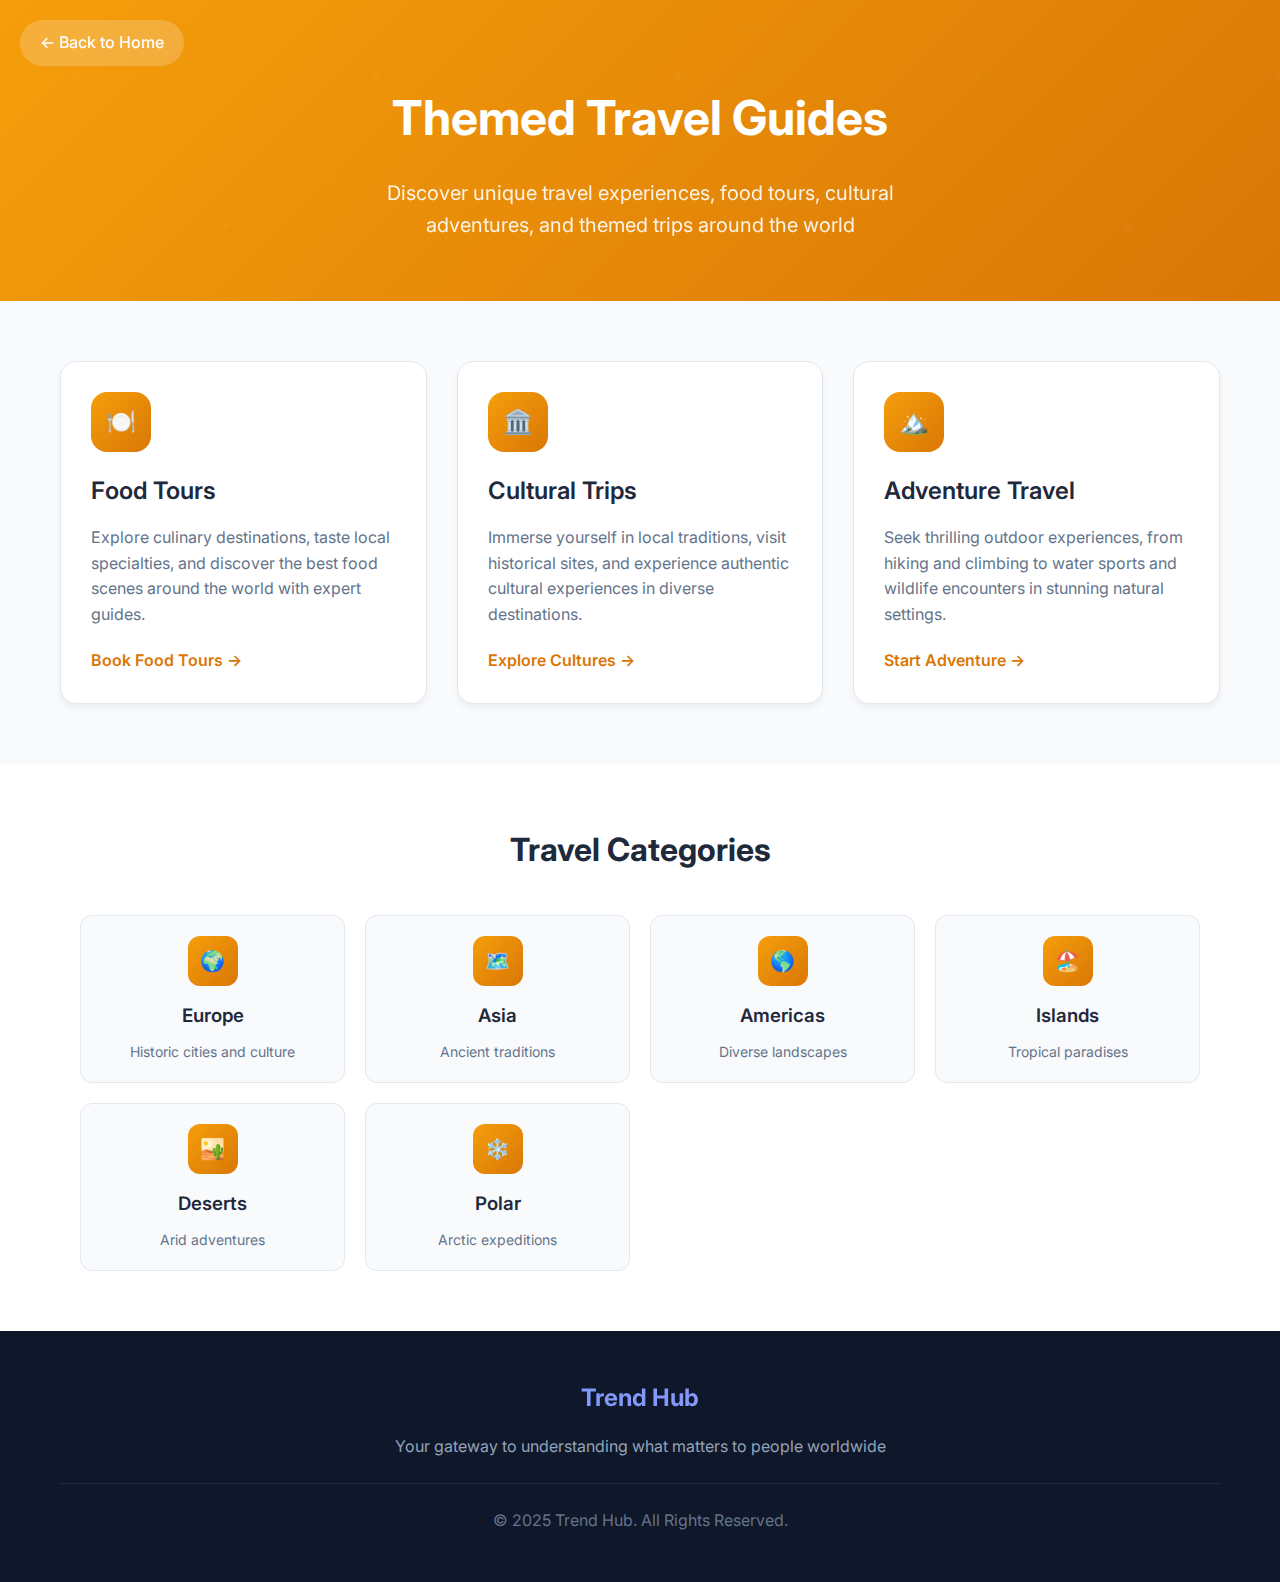
<file: pages/travel.html>
<!DOCTYPE html>
<html lang="en">
<head>
    <meta charset="UTF-8">
    <meta name="viewport" content="width=device-width, initial-scale=1.0">
    <title>Themed Travel Guides - Trend Hub</title>
    <meta name="description" content="Discover unique travel experiences, food tours, cultural adventures, and themed trips around the world">
    <link rel="preconnect" href="https://fonts.googleapis.com">
    <link rel="preconnect" href="https://fonts.gstatic.com" crossorigin>
    <link href="https://fonts.googleapis.com/css2?family=Inter:wght@300;400;500;600;700&display=swap" rel="stylesheet">
    <link rel="stylesheet" href="../styles.css">
    <style>
        .page-header {
            background: linear-gradient(135deg, #f59e0b 0%, #d97706 100%);
            color: white;
            padding: 80px 0 60px 0;
            text-align: center;
            position: relative;
            overflow: hidden;
        }
        
        .page-header::before {
            content: '';
            position: absolute;
            top: 0;
            left: 0;
            right: 0;
            bottom: 0;
            background: url('data:image/svg+xml,<svg xmlns="http://www.w3.org/2000/svg" viewBox="0 0 100 100"><defs><pattern id="grain" width="100" height="100" patternUnits="userSpaceOnUse"><circle cx="25" cy="25" r="1" fill="white" opacity="0.1"/><circle cx="75" cy="75" r="1" fill="white" opacity="0.1"/><circle cx="50" cy="10" r="0.5" fill="white" opacity="0.1"/><circle cx="10" cy="60" r="0.5" fill="white" opacity="0.1"/><circle cx="90" cy="40" r="0.5" fill="white" opacity="0.1"/></pattern></defs><rect width="100" height="100" fill="url(%23grain)"/></svg>');
            opacity: 0.3;
        }
        
        .page-title {
            font-size: 3rem;
            font-weight: 700;
            margin-bottom: 20px;
            position: relative;
            z-index: 2;
        }
        
        .page-subtitle {
            font-size: 1.25rem;
            opacity: 0.9;
            max-width: 600px;
            margin: 0 auto;
            position: relative;
            z-index: 2;
        }
        
        .back-button {
            position: absolute;
            top: 20px;
            left: 20px;
            background: rgba(255, 255, 255, 0.2);
            color: white;
            border: none;
            padding: 10px 20px;
            border-radius: 25px;
            cursor: pointer;
            text-decoration: none;
            font-weight: 500;
            transition: all 0.3s ease;
            backdrop-filter: blur(10px);
        }
        
        .back-button:hover {
            background: rgba(255, 255, 255, 0.3);
            transform: translateY(-2px);
        }
        
        .content-section {
            padding: 60px 0;
            background: #f8fafc;
        }
        
        .content-grid {
            display: grid;
            grid-template-columns: repeat(auto-fit, minmax(300px, 1fr));
            gap: 30px;
            max-width: 1200px;
            margin: 0 auto;
            padding: 0 20px;
        }
        
        .content-card {
            background: white;
            border-radius: 16px;
            padding: 30px;
            box-shadow: 0 4px 6px rgba(0, 0, 0, 0.05);
            transition: all 0.3s ease;
            border: 1px solid #e2e8f0;
        }
        
        .content-card:hover {
            transform: translateY(-5px);
            box-shadow: 0 12px 24px rgba(0, 0, 0, 0.1);
        }
        
        .card-icon {
            width: 60px;
            height: 60px;
            background: linear-gradient(135deg, #f59e0b 0%, #d97706 100%);
            border-radius: 16px;
            display: flex;
            align-items: center;
            justify-content: center;
            color: white;
            font-size: 1.5rem;
            font-weight: 700;
            margin-bottom: 20px;
        }
        
        .card-title {
            font-size: 1.5rem;
            font-weight: 600;
            color: #1e293b;
            margin-bottom: 15px;
        }
        
        .card-description {
            color: #64748b;
            line-height: 1.6;
            margin-bottom: 20px;
        }
        
        .card-link {
            color: #d97706;
            text-decoration: none;
            font-weight: 600;
            display: inline-flex;
            align-items: center;
            gap: 8px;
            transition: color 0.3s ease;
        }
        
        .card-link:hover {
            color: #b45309;
        }
        
        .inspiration-section {
            background: white;
            padding: 60px 0;
        }
        
        .inspiration-grid {
            display: grid;
            grid-template-columns: repeat(auto-fit, minmax(250px, 1fr));
            gap: 20px;
            max-width: 1200px;
            margin: 0 auto;
            padding: 0 20px;
        }
        
        .inspiration-item {
            background: #f8fafc;
            border-radius: 12px;
            padding: 20px;
            text-align: center;
            border: 1px solid #e2e8f0;
            transition: all 0.3s ease;
        }
        
        .inspiration-item:hover {
            background: white;
            transform: translateY(-3px);
            box-shadow: 0 8px 16px rgba(0, 0, 0, 0.1);
        }
        
        .inspiration-icon {
            width: 50px;
            height: 50px;
            background: linear-gradient(135deg, #f59e0b 0%, #d97706 100%);
            border-radius: 12px;
            display: flex;
            align-items: center;
            justify-content: center;
            color: white;
            font-size: 1.25rem;
            margin: 0 auto 15px;
        }
        
        .inspiration-title {
            font-weight: 600;
            color: #1e293b;
            margin-bottom: 10px;
        }
        
        .inspiration-description {
            color: #64748b;
            font-size: 0.875rem;
            line-height: 1.5;
        }
        
        @media (max-width: 768px) {
            .page-title {
                font-size: 2rem;
            }
            
            .page-subtitle {
                font-size: 1rem;
            }
            
            .content-grid {
                grid-template-columns: 1fr;
                gap: 20px;
                padding: 0 16px;
            }
            
            .inspiration-grid {
                grid-template-columns: repeat(auto-fit, minmax(200px, 1fr));
                gap: 15px;
                padding: 0 16px;
            }
            
            .back-button {
                top: 15px;
                left: 15px;
                padding: 8px 16px;
                font-size: 0.875rem;
            }
        }
    </style>
</head>
<body>
    <!-- Page Header -->
    <header class="page-header">
        <a href="../index.html" class="back-button">← Back to Home</a>
        <h1 class="page-title">Themed Travel Guides</h1>
        <p class="page-subtitle">Discover unique travel experiences, food tours, cultural adventures, and themed trips around the world</p>
    </header>

    <!-- Main Content -->
    <section class="content-section">
        <div class="content-grid">
            <div class="content-card">
                <div class="card-icon">🍽️</div>
                <h2 class="card-title">Food Tours</h2>
                <p class="card-description">Explore culinary destinations, taste local specialties, and discover the best food scenes around the world with expert guides.</p>
                <a href="https://www.viator.com/" class="card-link" target="_blank">Book Food Tours →</a>
            </div>
            
            <div class="content-card">
                <div class="card-icon">🏛️</div>
                <h2 class="card-title">Cultural Trips</h2>
                <p class="card-description">Immerse yourself in local traditions, visit historical sites, and experience authentic cultural experiences in diverse destinations.</p>
                <a href="https://www.intrepidtravel.com/" class="card-link" target="_blank">Explore Cultures →</a>
            </div>
            
            <div class="content-card">
                <div class="card-icon">🏔️</div>
                <h2 class="card-title">Adventure Travel</h2>
                <p class="card-description">Seek thrilling outdoor experiences, from hiking and climbing to water sports and wildlife encounters in stunning natural settings.</p>
                <a href="https://www.gadventures.com/" class="card-link" target="_blank">Start Adventure →</a>
            </div>
        </div>
    </section>

    <!-- Inspiration Section -->
    <section class="inspiration-section">
        <div class="container">
            <h2 style="text-align: center; font-size: 2rem; margin-bottom: 40px; color: #1e293b;">Travel Categories</h2>
            <div class="inspiration-grid">
                <div class="inspiration-item">
                    <div class="inspiration-icon">🌍</div>
                    <h3 class="inspiration-title">Europe</h3>
                    <p class="inspiration-description">Historic cities and culture</p>
                </div>
                
                <div class="inspiration-item">
                    <div class="inspiration-icon">🗺️</div>
                    <h3 class="inspiration-title">Asia</h3>
                    <p class="inspiration-description">Ancient traditions</p>
                </div>
                
                <div class="inspiration-item">
                    <div class="inspiration-icon">🌎</div>
                    <h3 class="inspiration-title">Americas</h3>
                    <p class="inspiration-description">Diverse landscapes</p>
                </div>
                
                <div class="inspiration-item">
                    <div class="inspiration-icon">🏖️</div>
                    <h3 class="inspiration-title">Islands</h3>
                    <p class="inspiration-description">Tropical paradises</p>
                </div>
                
                <div class="inspiration-item">
                    <div class="inspiration-icon">🏜️</div>
                    <h3 class="inspiration-title">Deserts</h3>
                    <p class="inspiration-description">Arid adventures</p>
                </div>
                
                <div class="inspiration-item">
                    <div class="inspiration-icon">❄️</div>
                    <h3 class="inspiration-title">Polar</h3>
                    <p class="inspiration-description">Arctic expeditions</p>
                </div>
            </div>
        </div>
    </section>

    <!-- Footer -->
    <footer class="footer">
        <div class="container">
            <div class="footer-content">
                <h3>Trend Hub</h3>
                <p>Your gateway to understanding what matters to people worldwide</p>
            </div>
            <div class="footer-bottom">
                <p>&copy; 2025 Trend Hub. All Rights Reserved.</p>
            </div>
        </div>
    </footer>
</body>
</html>
</file>
<file: styles.css>
/* Reset and Base Styles */
* {
    margin: 0;
    padding: 0;
    box-sizing: border-box;
}

body {
    font-family: 'Inter', sans-serif;
    line-height: 1.6;
    color: #333;
    background: linear-gradient(135deg, #f8fafc 0%, #e2e8f0 100%);
    min-height: 100vh;
    overflow-x: hidden;
    -webkit-font-smoothing: antialiased;
    -moz-osx-font-smoothing: grayscale;
}

.container {
    max-width: 1200px;
    margin: 0 auto;
    padding: 0 20px;
}

/* Header Styles */
.sticky-header {
    position: sticky;
    top: 0;
    z-index: 1000;
    background: rgba(255, 255, 255, 0.95);
    backdrop-filter: blur(10px);
    -webkit-backdrop-filter: blur(10px);
    border-bottom: 1px solid #e2e8f0;
    box-shadow: 0 1px 3px rgba(0, 0, 0, 0.1);
}

.header-content {
    display: flex;
    justify-content: center;
    align-items: center;
    height: 70px;
}

.logo h1 {
    font-size: 1.8rem;
    font-weight: 700;
    background: linear-gradient(135deg, #3b82f6 0%, #8b5cf6 100%);
    -webkit-background-clip: text;
    -webkit-text-fill-color: transparent;
    background-clip: text;
}

/* Main Content Section */
.main-content-section {
    position: relative;
    padding: 60px 0 80px 0;
    min-height: calc(100vh - 70px);
    background: linear-gradient(135deg, #667eea 0%, #764ba2 100%);
    overflow: hidden;
}

/* Animated Background */
.main-content-section::before {
    content: '';
    position: absolute;
    top: 0;
    left: 0;
    right: 0;
    bottom: 0;
    background: linear-gradient(45deg, #667eea, #764ba2, #f093fb, #f5576c, #4facfe, #00f2fe);
    background-size: 400% 400%;
    animation: gradientShift 15s ease infinite;
    opacity: 0.8;
    z-index: 1;
}

.main-content-section::after {
    content: '';
    position: absolute;
    top: 0;
    left: 0;
    right: 0;
    bottom: 0;
    background: radial-gradient(circle at 20% 80%, rgba(120, 119, 198, 0.3) 0%, transparent 50%),
                radial-gradient(circle at 80% 20%, rgba(255, 119, 198, 0.3) 0%, transparent 50%),
                radial-gradient(circle at 40% 40%, rgba(120, 219, 255, 0.3) 0%, transparent 50%);
    animation: floatingBubbles 20s ease-in-out infinite;
    z-index: 2;
}

@keyframes gradientShift {
    0% { background-position: 0% 50%; }
    50% { background-position: 100% 50%; }
    100% { background-position: 0% 50%; }
}

@keyframes floatingBubbles {
    0%, 100% { 
        transform: translateY(0px) rotate(0deg);
        opacity: 0.3;
    }
    33% { 
        transform: translateY(-20px) rotate(120deg);
        opacity: 0.5;
    }
    66% { 
        transform: translateY(20px) rotate(240deg);
        opacity: 0.4;
    }
}

/* Content Header */
.content-header {
    position: relative;
    z-index: 3;
    text-align: center;
    margin-bottom: 60px;
    color: white;
}

.main-title {
    font-size: 3.5rem;
    font-weight: 700;
    margin-bottom: 24px;
    line-height: 1.2;
    text-shadow: 0 2px 4px rgba(0, 0, 0, 0.3);
}

.main-subtitle {
    font-size: 1.25rem;
    font-weight: 400;
    max-width: 600px;
    margin: 0 auto;
    opacity: 0.95;
    text-shadow: 0 1px 2px rgba(0, 0, 0, 0.3);
}

.highlight {
    background: linear-gradient(135deg, #fbbf24 0%, #f59e0b 100%);
    -webkit-background-clip: text;
    -webkit-text-fill-color: transparent;
    background-clip: text;
}

/* Topics Section */
.topics-section {
    position: relative;
    z-index: 3;
}

.topics-grid {
    display: grid;
    grid-template-columns: repeat(auto-fit, minmax(280px, 1fr));
    gap: 24px;
    max-width: 1000px;
    margin: 0 auto;
}

/* Topic Cards */
.topic-card {
    background: rgba(255, 255, 255, 0.95);
    backdrop-filter: blur(10px);
    -webkit-backdrop-filter: blur(10px);
    border-radius: 16px;
    padding: 24px;
    text-align: center;
    transition: all 0.3s ease;
    cursor: pointer;
    border: 1px solid rgba(255, 255, 255, 0.2);
    box-shadow: 0 4px 6px rgba(0, 0, 0, 0.1);
    position: relative;
    overflow: hidden;
    min-height: 200px;
    display: flex;
    flex-direction: column;
    justify-content: space-between;
}

.topic-card::before {
    content: '';
    position: absolute;
    top: 0;
    left: 0;
    right: 0;
    bottom: 0;
    background: linear-gradient(135deg, var(--icon-bg, #3b82f6) 0%, var(--icon-bg, #3b82f6) 100%);
    opacity: 0;
    transition: opacity 0.3s ease;
    z-index: -1;
}

.topic-card:hover {
    transform: translateY(-8px);
    box-shadow: 0 12px 24px rgba(0, 0, 0, 0.15);
    border-color: var(--icon-bg, #3b82f6);
}

.topic-card:hover::before {
    opacity: 0.05;
}

.topic-card:active {
    transform: translateY(-4px);
    transition: transform 0.1s ease;
}

/* Topic Icon */
.topic-icon {
    width: 60px;
    height: 60px;
    margin: 0 auto 20px;
    background: var(--icon-bg, #3b82f6);
    border-radius: 16px;
    display: flex;
    align-items: center;
    justify-content: center;
    color: white;
    font-size: 1.5rem;
    font-weight: 700;
    box-shadow: 0 4px 12px rgba(0, 0, 0, 0.15);
    transition: all 0.3s ease;
}

.topic-card:hover .topic-icon {
    transform: scale(1.1);
    box-shadow: 0 6px 20px rgba(0, 0, 0, 0.2);
}

/* Topic Content */
.topic-title {
    font-size: 1.25rem;
    font-weight: 600;
    color: #1e293b;
    margin-bottom: 12px;
    line-height: 1.4;
}

.topic-description {
    color: #64748b;
    font-size: 0.95rem;
    line-height: 1.5;
    margin-bottom: 20px;
    flex-grow: 1;
}

.topic-link {
    color: var(--link-color, #3b82f6);
    font-weight: 600;
    font-size: 0.9rem;
    transition: color 0.3s ease;
    margin-top: auto;
}

.topic-card:hover .topic-link {
    color: var(--link-hover, #2563eb);
}

/* Category-specific colors */
.topic-card[data-category="finance"] {
    --icon-bg: #10b981;
    --link-color: #059669;
    --link-hover: #047857;
}

.topic-card[data-category="health"] {
    --icon-bg: #ef4444;
    --link-color: #dc2626;
    --link-hover: #b91c1c;
}

.topic-card[data-category="tech"] {
    --icon-bg: #3b82f6;
    --link-color: #2563eb;
    --link-hover: #1d4ed8;
}

.topic-card[data-category="entertainment"] {
    --icon-bg: #8b5cf6;
    --link-color: #7c3aed;
    --link-hover: #6d28d9;
}

.topic-card[data-category="diy"] {
    --icon-bg: #f59e0b;
    --link-color: #d97706;
    --link-hover: #b45309;
}

.topic-card[data-category="sustainable"] {
    --icon-bg: #10b981;
    --link-color: #059669;
    --link-hover: #047857;
}

.topic-card[data-category="pets"] {
    --icon-bg: #ec4899;
    --link-color: #db2777;
    --link-hover: #be185d;
}

.topic-card[data-category="food"] {
    --icon-bg: #f97316;
    --link-color: #ea580c;
    --link-hover: #c2410c;
}

.topic-card[data-category="productivity"] {
    --icon-bg: #06b6d4;
    --link-color: #0891b2;
    --link-hover: #0e7490;
}

.topic-card[data-category="travel"] {
    --icon-bg: #0d9488;
    --link-color: #0f766e;
    --link-hover: #115e59;
}

.topic-card[data-category="games"] {
    --icon-bg: #7c3aed;
    --link-color: #6d28d9;
    --link-hover: #5b21b6;
}

.topic-card[data-category="education"] {
    --icon-bg: #0891b2;
    --link-color: #0e7490;
    --link-hover: #155e75;
}

/* Footer */
.footer {
    background: #0f172a;
    color: white;
    padding: 48px 0;
    text-align: center;
}

.footer-content h3 {
    font-size: 1.5rem;
    font-weight: 700;
    background: linear-gradient(135deg, #60a5fa 0%, #a78bfa 100%);
    -webkit-background-clip: text;
    -webkit-text-fill-color: transparent;
    background-clip: text;
    margin-bottom: 16px;
}

.footer-content p {
    color: #94a3b8;
    margin-bottom: 24px;
    max-width: 500px;
    margin-left: auto;
    margin-right: auto;
}

.footer-bottom {
    border-top: 1px solid #1e293b;
    padding-top: 24px;
}

.footer-bottom p {
    color: #64748b;
    margin: 0;
}

/* Enhanced Responsive Design */
@media (max-width: 1280px) {
    .topics-grid {
        grid-template-columns: repeat(3, 1fr);
        gap: 20px;
    }
    
    .main-title {
        font-size: 3rem;
    }
}

@media (max-width: 1024px) {
    .topics-grid {
        grid-template-columns: repeat(2, 1fr);
        gap: 20px;
        max-width: 800px;
    }
    
    .main-title {
        font-size: 2.75rem;
    }
    
    .main-subtitle {
        font-size: 1.125rem;
    }
    
    .topic-card {
        padding: 20px;
        min-height: 180px;
    }
    
    .topic-icon {
        width: 50px;
        height: 50px;
        font-size: 1.25rem;
    }
}

@media (max-width: 768px) {
    .container {
        padding: 0 16px;
    }
    
    .main-content-section {
        padding: 40px 0 60px 0;
    }
    
    .main-title {
        font-size: 2.25rem;
        margin-bottom: 20px;
    }
    
    .main-subtitle {
        font-size: 1rem;
        margin-bottom: 40px;
    }
    
    .content-header {
        margin-bottom: 40px;
    }
    
    .topics-grid {
        grid-template-columns: 1fr;
        gap: 16px;
        max-width: 500px;
    }
    
    .topic-card {
        padding: 20px;
        min-height: 160px;
        border-radius: 12px;
    }
    
    .topic-icon {
        width: 48px;
        height: 48px;
        font-size: 1.125rem;
        margin-bottom: 16px;
    }
    
    .topic-title {
        font-size: 1.125rem;
        margin-bottom: 10px;
    }
    
    .topic-description {
        font-size: 0.875rem;
        margin-bottom: 16px;
    }
    
    .topic-link {
        font-size: 0.875rem;
    }
    
    .header-content {
        height: 60px;
    }
    
    .logo h1 {
        font-size: 1.5rem;
    }
}

@media (max-width: 640px) {
    .main-title {
        font-size: 1.875rem;
    }
    
    .main-subtitle {
        font-size: 0.875rem;
    }
    
    .container {
        padding: 0 12px;
    }
    
    .topics-grid {
        gap: 12px;
    }
    
    .topic-card {
        padding: 16px;
        min-height: 140px;
        border-radius: 10px;
    }
    
    .topic-icon {
        width: 44px;
        height: 44px;
        font-size: 1rem;
        margin-bottom: 12px;
    }
    
    .topic-title {
        font-size: 1rem;
        margin-bottom: 8px;
    }
    
    .topic-description {
        font-size: 0.8125rem;
        margin-bottom: 12px;
    }
    
    .topic-link {
        font-size: 0.8125rem;
    }
}

@media (max-width: 480px) {
    .main-title {
        font-size: 1.625rem;
    }
    
    .main-subtitle {
        font-size: 0.8125rem;
    }
    
    .topic-card {
        padding: 14px;
        min-height: 130px;
    }
    
    .topic-icon {
        width: 40px;
        height: 40px;
        font-size: 0.875rem;
    }
    
    .topic-title {
        font-size: 0.9375rem;
    }
    
    .topic-description {
        font-size: 0.75rem;
    }
    
    .topic-link {
        font-size: 0.75rem;
    }
}

/* Touch Device Optimizations */
@media (hover: none) and (pointer: coarse) {
    .topic-card {
        cursor: default;
    }
    
    .topic-card:active {
        transform: scale(0.98);
        transition: transform 0.1s ease;
    }
    
    .topic-card:hover {
        transform: none;
    }
    
    .topic-card:hover .topic-icon {
        transform: none;
    }
    
    /* Increase touch target size */
    .topic-card {
        min-height: 160px;
    }
    
    .topic-link {
        padding: 8px 0;
        min-height: 44px;
        display: flex;
        align-items: center;
        justify-content: center;
    }
}

/* High DPI Display Support */
@media (-webkit-min-device-pixel-ratio: 2), (min-resolution: 192dpi) {
    .topic-icon {
        border: 0.5px solid rgba(255, 255, 255, 0.3);
    }
}

/* Landscape Mobile Optimization */
@media (max-height: 500px) and (orientation: landscape) {
    .main-content-section {
        padding: 20px 0 40px 0;
    }
    
    .content-header {
        margin-bottom: 20px;
    }
    
    .main-title {
        font-size: 1.75rem;
        margin-bottom: 12px;
    }
    
    .main-subtitle {
        font-size: 0.875rem;
        margin-bottom: 20px;
    }
    
    .topics-grid {
        grid-template-columns: repeat(auto-fit, minmax(200px, 1fr));
        gap: 12px;
    }
    
    .topic-card {
        min-height: 120px;
        padding: 16px;
    }
}

/* Print Styles */
@media print {
    .main-content-section::before,
    .main-content-section::after {
        display: none;
    }
    
    .topic-card {
        break-inside: avoid;
        box-shadow: none;
        border: 1px solid #ccc;
    }
    
    .topic-icon {
        background: #f0f0f0 !important;
        color: #333 !important;
    }
}

/* 방문자 카운터 스타일 */
.visitor-counter {
    margin-top: 15px;
    padding: 10px 20px;
    background: rgba(255, 255, 255, 0.1);
    border-radius: 20px;
    display: inline-block;
    font-size: 0.9rem;
    color: rgba(255, 255, 255, 0.9);
    backdrop-filter: blur(10px);
    border: 1px solid rgba(255, 255, 255, 0.2);
}

.visitor-counter span {
    font-weight: 500;
}

#visitorCount {
    font-weight: 700;
    color: #fbbf24;
}

/* 반응형 방문자 카운터 */
@media (max-width: 768px) {
    .visitor-counter {
        font-size: 0.8rem;
        padding: 8px 16px;
        margin-top: 10px;
    }
}

/* 메인 방문자 카운터 스타일 */
.main-visitor-counter {
    display: flex;
    gap: 30px;
    justify-content: center;
    margin-top: 30px;
    flex-wrap: wrap;
}

.counter-item {
    display: flex;
    flex-direction: column;
    align-items: center;
    background: rgba(255, 255, 255, 0.1);
    padding: 20px 30px;
    border-radius: 20px;
    backdrop-filter: blur(20px);
    border: 1px solid rgba(255, 255, 255, 0.2);
    min-width: 150px;
    transition: all 0.3s ease;
}

.counter-item:hover {
    transform: translateY(-5px);
    background: rgba(255, 255, 255, 0.15);
    box-shadow: 0 10px 30px rgba(0, 0, 0, 0.2);
}

.counter-icon {
    font-size: 2.5rem;
    margin-bottom: 10px;
    display: block;
}

.counter-label {
    font-size: 0.9rem;
    color: rgba(255, 255, 255, 0.8);
    margin-bottom: 8px;
    font-weight: 500;
    text-align: center;
}

.counter-number {
    font-size: 1.8rem;
    font-weight: 700;
    color: #fbbf24;
    text-align: center;
}

/* 반응형 메인 방문자 카운터 */
@media (max-width: 768px) {
    .main-visitor-counter {
        gap: 20px;
        margin-top: 25px;
    }
    
    .counter-item {
        padding: 15px 20px;
        min-width: 120px;
    }
    
    .counter-icon {
        font-size: 2rem;
    }
    
    .counter-label {
        font-size: 0.8rem;
    }
    
    .counter-number {
        font-size: 1.5rem;
    }
}

@media (max-width: 480px) {
    .main-visitor-counter {
        flex-direction: column;
        gap: 15px;
    }
    
    .counter-item {
        min-width: 200px;
    }
}

/* 방문자 카운터 섹션 스타일 */
.visitor-counter-section {
    background: linear-gradient(135deg, rgba(0, 0, 0, 0.1) 0%, rgba(0, 0, 0, 0.05) 100%);
    padding: 40px 0;
    margin-top: 60px;
    border-top: 1px solid rgba(255, 255, 255, 0.1);
}

.visitor-counter-section .main-visitor-counter {
    margin-top: 0;
}

.visitor-counter-section .counter-item {
    background: rgba(255, 255, 255, 0.15);
    border: 1px solid rgba(255, 255, 255, 0.3);
    box-shadow: 0 8px 32px rgba(0, 0, 0, 0.1);
}

.visitor-counter-section .counter-item:hover {
    background: rgba(255, 255, 255, 0.2);
    transform: translateY(-3px);
    box-shadow: 0 12px 40px rgba(0, 0, 0, 0.15);
}

/* 반응형 방문자 카운터 섹션 */
@media (max-width: 768px) {
    .visitor-counter-section {
        padding: 30px 0;
        margin-top: 40px;
    }
}

@media (max-width: 480px) {
    .visitor-counter-section {
        padding: 25px 0;
        margin-top: 30px;
    }
}
</file>
